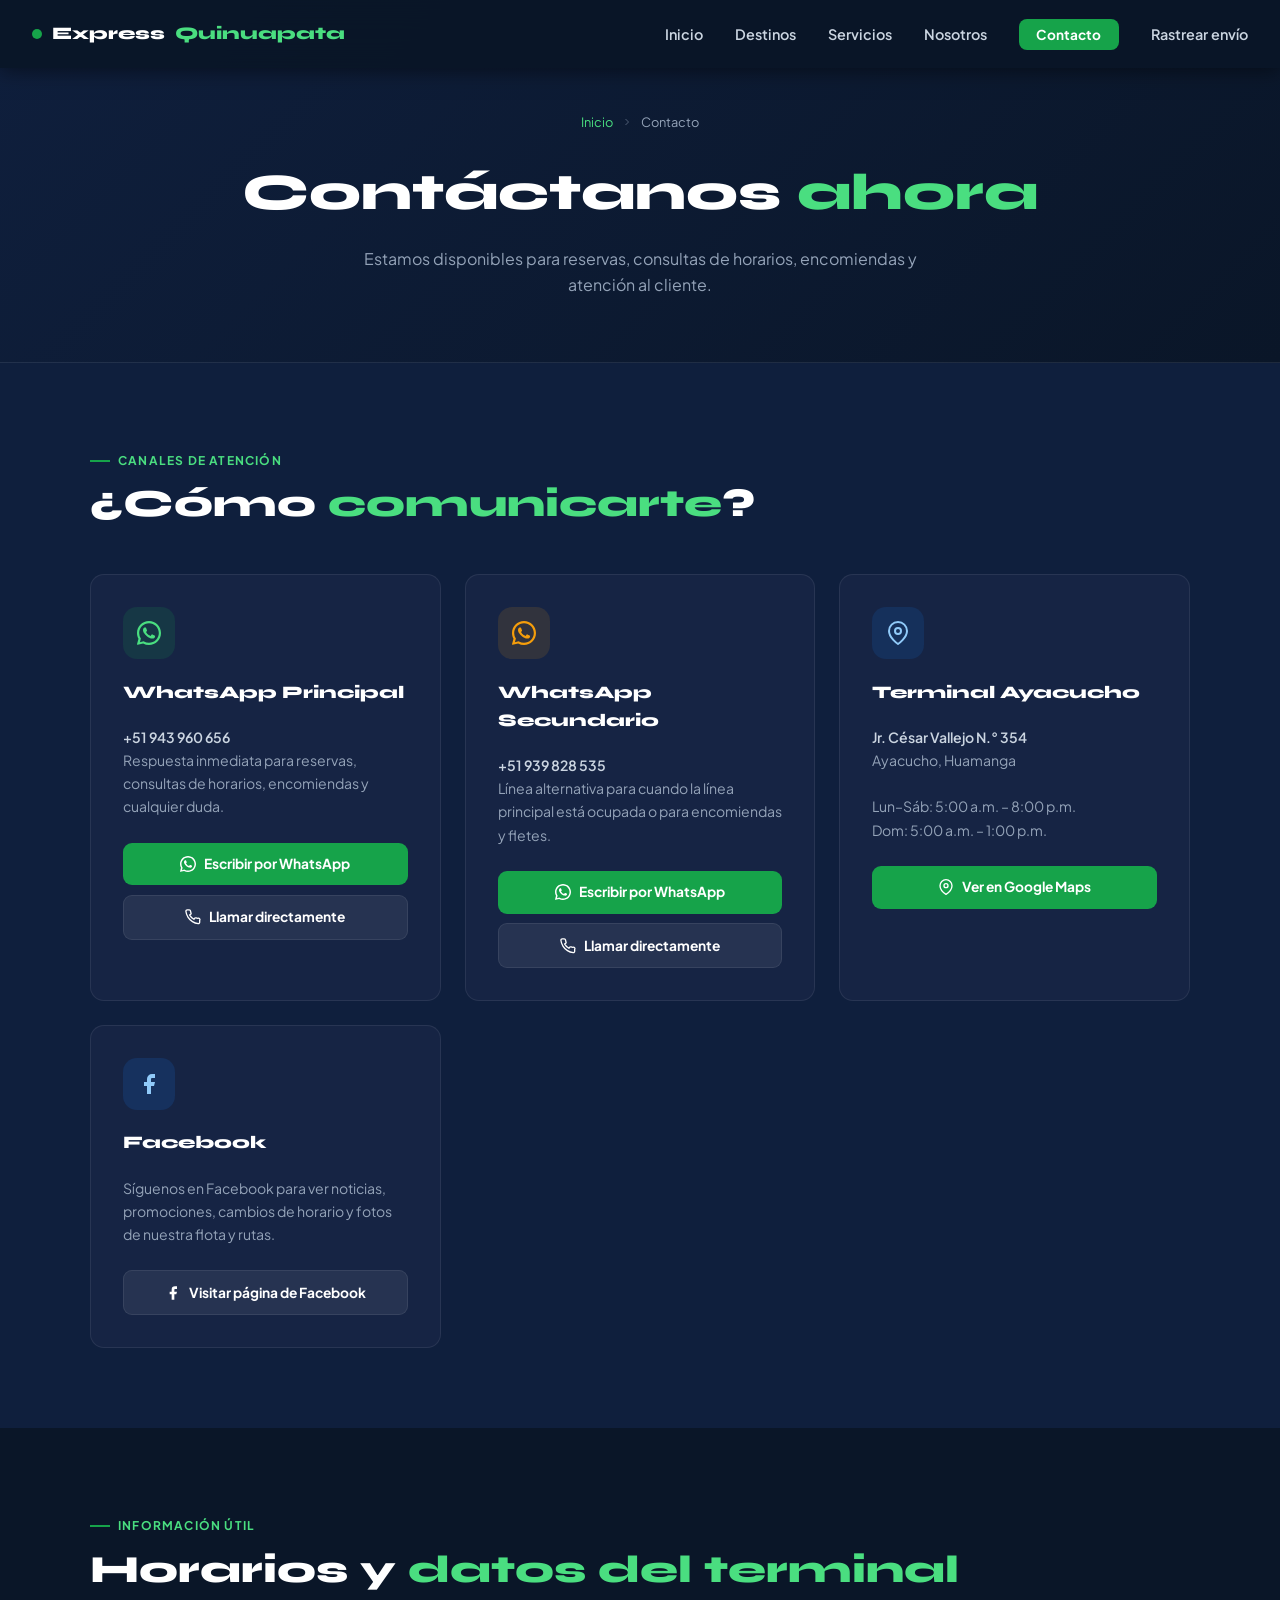
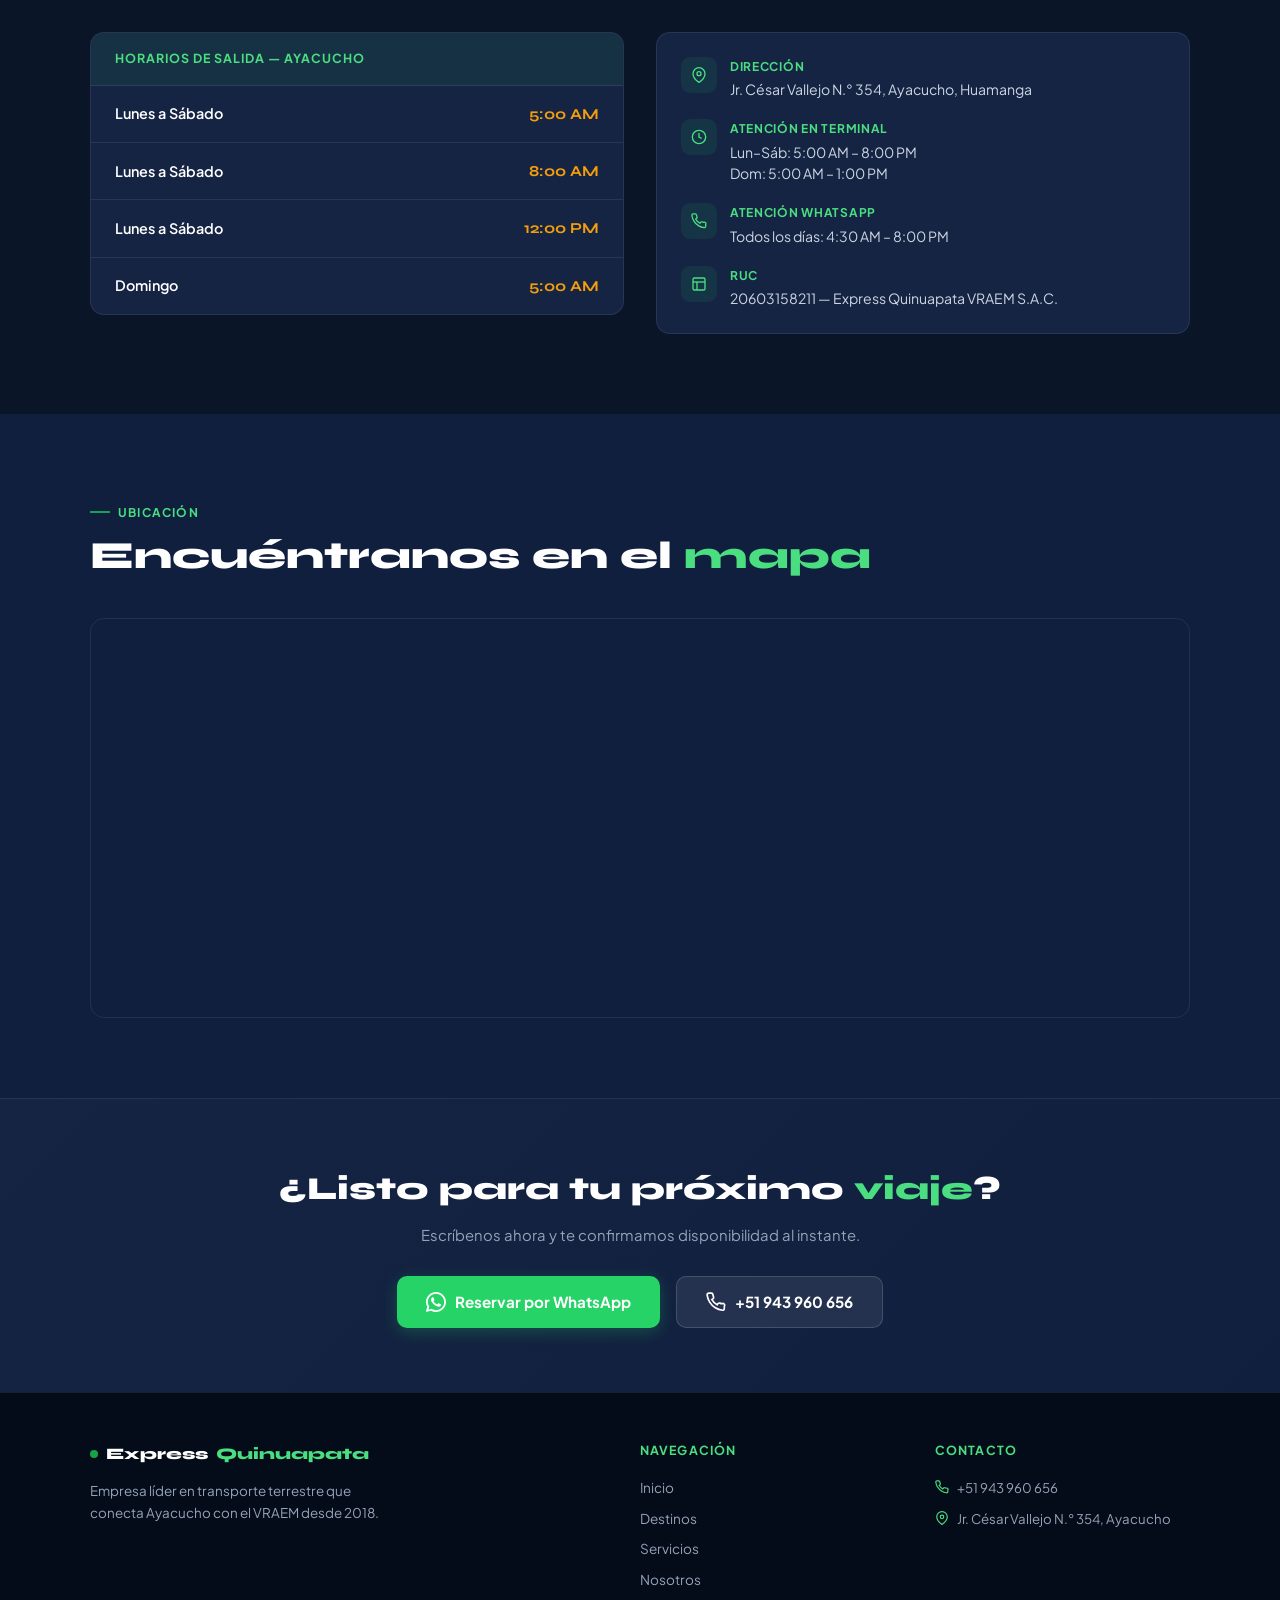
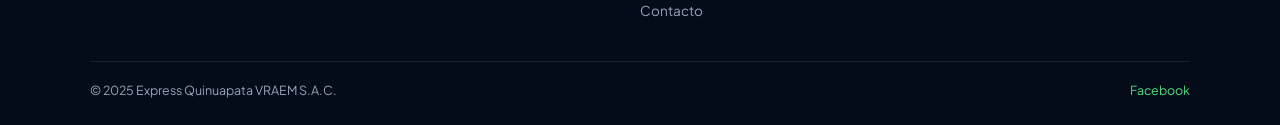
<file: pages/contacto.html>
<!DOCTYPE html>
<html lang="es">
<head>
  <meta charset="UTF-8"/>
  <meta name="viewport" content="width=device-width,initial-scale=1"/>
  <meta name="description" content="Contacta a Express Quinuapata VRAEM — WhatsApp +51 943 960 656, terminal en Jr. César Vallejo 354, Ayacucho."/>
  <title>Contacto — Express Quinuapata VRAEM</title>
  <link rel="icon" href="../favicon.ico" sizes="any"/>
  <link rel="icon" type="image/png" sizes="48x48" href="../favicon-48.png"/>
  <link rel="apple-touch-icon" href="../favicon-512.png"/>
  <link rel="preconnect" href="https://fonts.googleapis.com"/>
  <link rel="preconnect" href="https://fonts.gstatic.com" crossorigin/>
  <link href="https://fonts.googleapis.com/css2?family=Plus+Jakarta+Sans:wght@400;500;600;700;800&family=Syne:wght@700;800&display=swap" rel="stylesheet"/>
  <style>
    *,*::before,*::after{box-sizing:border-box;margin:0;padding:0}
    html{scroll-behavior:smooth}
    body{font-family:'Plus Jakarta Sans',sans-serif;background:#0A1628;color:#e2e8f0;line-height:1.6;overflow-x:hidden}
    img{max-width:100%;display:block}
    a{text-decoration:none;color:inherit}
    ul{list-style:none}
    button{cursor:pointer;border:none;background:none;font-family:inherit}
    :root{
      --navy:#0A1628;--navy-2:#0f1f3d;--navy-3:#162444;
      --green:#16a34a;--green-l:#4ade80;
      --amber:#F59E0B;--blue:#1565C0;--blue-l:#2979ff;
      --white:#ffffff;--gray:#94a3b8;--gray-l:#cbd5e1;
      --border:rgba(255,255,255,.08);--radius:14px;
    }
    ::-webkit-scrollbar{width:6px}::-webkit-scrollbar-track{background:var(--navy-2)}::-webkit-scrollbar-thumb{background:var(--green);border-radius:3px}

    .navbar{position:fixed;top:0;left:0;right:0;z-index:1000;display:flex;align-items:center;justify-content:space-between;padding:0 2rem;height:68px;background:rgba(10,22,40,.97);backdrop-filter:blur(16px);box-shadow:0 2px 20px rgba(0,0,0,.5)}
    .navbar__brand{display:flex;align-items:center;gap:10px;font-family:'Syne',sans-serif;font-weight:800;font-size:1.1rem;color:var(--white)}
    .navbar__brand-dot{width:10px;height:10px;background:var(--green);border-radius:50%;flex-shrink:0}
    .navbar__brand span{color:var(--green-l)}
    .nav-desktop{display:flex;align-items:center;gap:2rem}
    .nav-link{font-size:.9rem;font-weight:600;color:var(--gray-l);transition:color .2s;position:relative;padding-bottom:2px}
    .nav-link::after{content:'';position:absolute;bottom:0;left:0;width:0;height:2px;background:var(--green);transition:width .25s}
    .nav-link:hover,.nav-link.activo{color:var(--white)}
    .nav-link:hover::after,.nav-link.activo::after{width:100%}
    .nav-cta{background:var(--green);color:var(--white)!important;padding:.45rem 1.1rem;border-radius:8px;font-size:.85rem;font-weight:700;transition:background .2s}
    .nav-cta::after{display:none}
    .nav-cta:hover{background:#15803d}
    .navbar__hamburger{display:none;flex-direction:column;justify-content:center;align-items:center;gap:5px;width:40px;height:40px;border-radius:8px;background:var(--border)}
    .navbar__hamburger span{display:block;width:22px;height:2px;background:var(--white);border-radius:2px;transition:transform .3s,opacity .3s}
    .navbar__hamburger.open span:nth-child(1){transform:translateY(7px) rotate(45deg)}
    .navbar__hamburger.open span:nth-child(2){opacity:0}
    .navbar__hamburger.open span:nth-child(3){transform:translateY(-7px) rotate(-45deg)}
    .nav-mobile{position:fixed;top:68px;left:0;right:0;bottom:0;background:rgba(10,22,40,.98);backdrop-filter:blur(20px);z-index:999;display:flex;flex-direction:column;align-items:center;justify-content:center;gap:2rem;transform:translateY(-110%);transition:transform .4s cubic-bezier(.4,0,.2,1);pointer-events:none}
    .nav-mobile.abierto{transform:translateY(0);pointer-events:auto}
    .nav-mobile .nav-link{font-size:1.4rem;font-weight:700;color:var(--gray-l)}
    .nav-mobile__cta{background:var(--green);color:var(--white);padding:.7rem 2rem;border-radius:10px;font-size:1rem;font-weight:700;margin-top:.5rem}
    @media(max-width:1000px){.nav-desktop{display:none}.navbar__hamburger{display:flex}}

    .reveal{opacity:0;transform:translateY(28px);transition:opacity .6s ease,transform .6s ease}
    .reveal.visible{opacity:1;transform:none}

    .page-header{padding:7rem 1.5rem 4rem;background:linear-gradient(135deg,var(--navy-2),var(--navy));border-bottom:1px solid var(--border);text-align:center}
    .breadcrumb{display:flex;align-items:center;justify-content:center;gap:.5rem;font-size:.8rem;color:var(--gray);margin-bottom:1.2rem}
    .breadcrumb a{color:var(--green-l);transition:color .2s}
    .breadcrumb a:hover{color:var(--white)}
    .breadcrumb svg{width:12px;height:12px;opacity:.5}
    .page-title{font-family:'Syne',sans-serif;font-size:clamp(2rem,5vw,3.2rem);font-weight:800;color:var(--white);margin-bottom:.8rem}
    .page-title span{color:var(--green-l)}
    .page-desc{font-size:1rem;color:var(--gray);max-width:560px;margin:0 auto}

    .container{max-width:1100px;margin:0 auto}
    section{padding:5rem 1.5rem}
    .sec-label{display:inline-flex;align-items:center;gap:.5rem;font-size:.75rem;font-weight:700;text-transform:uppercase;letter-spacing:.1em;color:var(--green-l);margin-bottom:.75rem}
    .sec-label::before{content:'';display:block;width:20px;height:2px;background:var(--green)}
    .sec-title{font-family:'Syne',sans-serif;font-size:clamp(1.7rem,3.5vw,2.4rem);font-weight:800;color:var(--white);line-height:1.15;margin-bottom:1rem}
    .sec-title span{color:var(--green-l)}

    /* CONTACT CARDS */
    .contacto-section{background:var(--navy-2)}
    .contacto-grid{display:grid;grid-template-columns:repeat(auto-fit,minmax(280px,1fr));gap:1.5rem;margin-top:3rem}
    .c-card{background:var(--navy-3);border:1px solid var(--border);border-radius:var(--radius);padding:2rem;display:flex;flex-direction:column;gap:1.2rem;transition:border-color .25s,transform .25s}
    .c-card:hover{border-color:rgba(22,163,74,.3);transform:translateY(-4px)}
    .c-card__icon{width:52px;height:52px;border-radius:14px;display:flex;align-items:center;justify-content:center;flex-shrink:0}
    .icon-green{background:rgba(22,163,74,.15);color:var(--green-l)}
    .icon-amber{background:rgba(245,158,11,.12);color:var(--amber)}
    .icon-blue{background:rgba(21,101,192,.18);color:#90caf9}
    .icon-fb{background:rgba(24,119,242,.15);color:#90caf9}
    .c-card__icon svg{width:24px;height:24px}
    .c-card__title{font-family:'Syne',sans-serif;font-weight:800;font-size:1.1rem;color:var(--white)}
    .c-card__body{font-size:.88rem;color:var(--gray);line-height:1.65}
    .c-card__body strong{color:var(--gray-l);font-weight:600}
    .c-card__actions{display:flex;flex-direction:column;gap:.6rem;margin-top:.3rem}
    .c-btn{display:flex;align-items:center;gap:.5rem;padding:.65rem 1rem;border-radius:9px;font-weight:700;font-size:.86rem;transition:all .2s;justify-content:center}
    .c-btn-primary{background:var(--green);color:var(--white)}
    .c-btn-primary:hover{background:#15803d}
    .c-btn-secondary{background:rgba(255,255,255,.07);color:var(--white);border:1px solid var(--border)}
    .c-btn-secondary:hover{background:rgba(255,255,255,.13)}
    .c-btn svg{width:16px;height:16px;flex-shrink:0}

    /* HORARIOS */
    .horarios-section{background:var(--navy)}
    .horarios-layout{display:grid;grid-template-columns:1fr 1fr;gap:2rem;margin-top:2.5rem;align-items:start}
    @media(max-width:768px){.horarios-layout{grid-template-columns:1fr}}
    .horarios-table{background:var(--navy-3);border:1px solid var(--border);border-radius:var(--radius);overflow:hidden}
    .horarios-table-header{background:rgba(22,163,74,.1);border-bottom:1px solid var(--border);padding:1rem 1.5rem;font-size:.78rem;font-weight:700;text-transform:uppercase;letter-spacing:.08em;color:var(--green-l)}
    .horarios-row{display:flex;justify-content:space-between;align-items:center;padding:1rem 1.5rem;border-bottom:1px solid var(--border)}
    .horarios-row:last-child{border-bottom:none}
    .h-dia{font-weight:600;font-size:.9rem;color:var(--white)}
    .h-hora{font-family:'Syne',sans-serif;font-weight:700;color:var(--amber);font-size:.95rem}
    .info-list{background:var(--navy-3);border:1px solid var(--border);border-radius:var(--radius);padding:1.5rem;display:flex;flex-direction:column;gap:1.2rem}
    .info-row{display:flex;gap:.8rem;align-items:flex-start}
    .info-icon{width:36px;height:36px;border-radius:9px;background:rgba(22,163,74,.12);color:var(--green-l);display:flex;align-items:center;justify-content:center;flex-shrink:0}
    .info-icon svg{width:16px;height:16px}
    .info-label{font-size:.75rem;font-weight:700;text-transform:uppercase;letter-spacing:.06em;color:var(--green-l);margin-bottom:.2rem}
    .info-value{font-size:.88rem;color:var(--gray-l);line-height:1.5}

    /* MAP */
    .map-section{background:var(--navy-2);padding-bottom:5rem}
    .map-wrap{border-radius:var(--radius);overflow:hidden;border:1px solid var(--border);height:400px;margin-top:2.5rem}
    .map-wrap iframe{width:100%;height:100%;border:0;filter:invert(90%) hue-rotate(175deg)}

    /* CTA */
    .cta-band{background:linear-gradient(135deg,var(--navy-3),var(--navy-2));border-top:1px solid var(--border);padding:4rem 1.5rem;text-align:center}
    .cta-band__title{font-family:'Syne',sans-serif;font-size:clamp(1.5rem,3.5vw,2rem);font-weight:800;color:var(--white);margin-bottom:.6rem}
    .cta-band__title span{color:var(--green-l)}
    .cta-band__sub{color:var(--gray);margin-bottom:1.8rem;font-size:.93rem}
    .cta-band__btns{display:flex;gap:1rem;justify-content:center;flex-wrap:wrap}
    .btn-wa{display:inline-flex;align-items:center;gap:.6rem;background:#25D366;color:var(--white);padding:.8rem 1.8rem;border-radius:10px;font-weight:700;font-size:.95rem;transition:background .2s,transform .15s;box-shadow:0 4px 16px rgba(37,211,102,.25)}
    .btn-wa:hover{background:#1ebe5d;transform:translateY(-2px)}
    .btn-tel{display:inline-flex;align-items:center;gap:.6rem;background:rgba(255,255,255,.08);color:var(--white);padding:.8rem 1.8rem;border-radius:10px;font-weight:700;font-size:.95rem;border:1px solid rgba(255,255,255,.15);transition:background .2s}
    .btn-tel:hover{background:rgba(255,255,255,.14)}
    .btn-wa svg,.btn-tel svg{width:20px;height:20px}

    footer{background:rgba(5,12,25,.95);padding:3rem 1.5rem 1.5rem;border-top:1px solid var(--border)}
    .footer-grid{display:grid;grid-template-columns:2fr 1fr 1fr;gap:2.5rem;margin-bottom:2.5rem}
    @media(max-width:768px){.footer-grid{grid-template-columns:1fr}}
    .footer-brand{display:flex;align-items:center;gap:8px;font-family:'Syne',sans-serif;font-weight:800;font-size:1rem;color:var(--white);margin-bottom:.8rem}
    .footer-brand-dot{width:8px;height:8px;background:var(--green);border-radius:50%}
    .footer-brand span{color:var(--green-l)}
    .footer-desc{font-size:.84rem;color:var(--gray);line-height:1.65;max-width:300px}
    .footer-col-title{font-size:.78rem;font-weight:700;text-transform:uppercase;letter-spacing:.09em;color:var(--green-l);margin-bottom:1rem}
    .footer-links{display:flex;flex-direction:column;gap:.55rem}
    .footer-links a{font-size:.85rem;color:var(--gray);transition:color .2s}
    .footer-links a:hover{color:var(--white)}
    .footer-contact-list{display:flex;flex-direction:column;gap:.6rem}
    .footer-contact-item{display:flex;align-items:flex-start;gap:.5rem;font-size:.83rem;color:var(--gray)}
    .footer-contact-item svg{width:14px;height:14px;flex-shrink:0;margin-top:3px;color:var(--green-l)}
    .footer-bottom{border-top:1px solid var(--border);padding-top:1.2rem;display:flex;justify-content:space-between;align-items:center;flex-wrap:wrap;gap:.5rem;font-size:.78rem;color:var(--gray)}
    .footer-bottom a{color:var(--green-l)}
    #btn-arriba{display:none;position:fixed;bottom:1.5rem;right:1.5rem;z-index:900;width:44px;height:44px;background:var(--green);color:var(--white);border-radius:10px;align-items:center;justify-content:center;box-shadow:0 4px 14px rgba(22,163,74,.4);transition:background .2s,transform .2s}
    #btn-arriba:hover{background:#15803d;transform:translateY(-3px)}
    #btn-arriba svg{width:20px;height:20px}
    @media(max-width:600px){section{padding:3.5rem 1.2rem}}
  </style>
</head>
<body>

<nav class="navbar navbar-s" role="navigation">
  <a href="../index.html" class="navbar__brand">
    <div class="navbar__brand-dot"></div>
    Express <span>Quinuapata</span>
  </a>
  <ul class="nav-desktop">
    <li><a href="../index.html#inicio" class="nav-link">Inicio</a></li>
    <li><a href="destinos.html"        class="nav-link">Destinos</a></li>
    <li><a href="servicios.html"       class="nav-link">Servicios</a></li>
    <li><a href="nosotros.html"        class="nav-link">Nosotros</a></li>
    <li><a href="contacto.html"        class="nav-link nav-cta activo" data-section="contacto">Contacto</a></li>
    <li><a href="https://sistema.expressquinuapata.com/tracking" class="nav-link">Rastrear envío</a></li>
  </ul>
  <button class="navbar__hamburger" aria-label="Abrir menú" aria-expanded="false">
    <span></span><span></span><span></span>
  </button>
</nav>
<div class="nav-mobile">
  <a href="../index.html" class="nav-link">Inicio</a>
  <a href="destinos.html" class="nav-link">Destinos</a>
  <a href="servicios.html" class="nav-link">Servicios</a>
  <a href="nosotros.html" class="nav-link">Nosotros</a>
  <a href="https://sistema.expressquinuapata.com/tracking" class="nav-link">Rastrear envío</a>
  <a href="contacto.html" class="nav-mobile__cta">Contacto</a>
</div>

<div class="page-wrapper">

  <div class="page-header">
    <div class="breadcrumb">
      <a href="../index.html">Inicio</a>
      <svg viewBox="0 0 24 24" fill="none" stroke="currentColor" stroke-width="2"><polyline points="9 18 15 12 9 6"/></svg>
      <span>Contacto</span>
    </div>
    <h1 class="page-title">Contáctanos <span>ahora</span></h1>
    <p class="page-desc">Estamos disponibles para reservas, consultas de horarios, encomiendas y atención al cliente.</p>
  </div>

  <!-- CONTACT CARDS -->
  <section class="contacto-section">
    <div class="container">
      <div class="sec-label">Canales de atención</div>
      <h2 class="sec-title">¿Cómo <span>comunicarte</span>?</h2>

      <div class="contacto-grid">

        <!-- WhatsApp 1 -->
        <div class="c-card reveal">
          <div class="c-card__icon icon-green">
            <svg viewBox="0 0 24 24" fill="currentColor"><path d="M17.472 14.382c-.297-.149-1.758-.867-2.03-.967-.273-.099-.471-.148-.67.15-.197.297-.767.966-.94 1.164-.173.199-.347.223-.644.075-.297-.15-1.255-.463-2.39-1.475-.883-.788-1.48-1.761-1.653-2.059-.173-.297-.018-.458.13-.606.134-.133.298-.347.446-.52.149-.174.198-.298.298-.497.099-.198.05-.371-.025-.52-.075-.149-.669-1.612-.916-2.207-.242-.579-.487-.5-.669-.51-.173-.008-.371-.01-.57-.01-.198 0-.52.074-.792.372-.272.297-1.04 1.016-1.04 2.479 0 1.462 1.065 2.875 1.213 3.074.149.198 2.096 3.2 5.077 4.487.709.306 1.262.489 1.694.625.712.227 1.36.195 1.871.118.571-.085 1.758-.719 2.006-1.413.248-.694.248-1.289.173-1.413-.074-.124-.272-.198-.57-.347z"/><path d="M12 0C5.373 0 0 5.373 0 12c0 2.096.541 4.063 1.486 5.775L.055 23.08c-.116.434.29.84.724.724l5.332-1.425A11.934 11.934 0 0012 24c6.627 0 12-5.373 12-12S18.627 0 12 0zm0 21.818a9.786 9.786 0 01-5.003-1.373l-.358-.214-3.724.996 1.003-3.653-.234-.374A9.783 9.783 0 012.182 12C2.182 6.57 6.57 2.182 12 2.182S21.818 6.57 21.818 12 17.43 21.818 12 21.818z"/></svg>
          </div>
          <div class="c-card__title">WhatsApp Principal</div>
          <div class="c-card__body">
            <strong>+51 943 960 656</strong><br>
            Respuesta inmediata para reservas, consultas de horarios, encomiendas y cualquier duda.
          </div>
          <div class="c-card__actions">
            <a href="https://wa.me/51943960656?text=Hola,%20quiero%20reservar%20un%20pasaje" target="_blank" rel="noopener" class="c-btn c-btn-primary">
              <svg viewBox="0 0 24 24" fill="currentColor"><path d="M17.472 14.382c-.297-.149-1.758-.867-2.03-.967-.273-.099-.471-.148-.67.15-.197.297-.767.966-.94 1.164-.173.199-.347.223-.644.075-.297-.15-1.255-.463-2.39-1.475-.883-.788-1.48-1.761-1.653-2.059-.173-.297-.018-.458.13-.606.134-.133.298-.347.446-.52.149-.174.198-.298.298-.497.099-.198.05-.371-.025-.52-.075-.149-.669-1.612-.916-2.207-.242-.579-.487-.5-.669-.51-.173-.008-.371-.01-.57-.01-.198 0-.52.074-.792.372-.272.297-1.04 1.016-1.04 2.479 0 1.462 1.065 2.875 1.213 3.074.149.198 2.096 3.2 5.077 4.487.709.306 1.262.489 1.694.625.712.227 1.36.195 1.871.118.571-.085 1.758-.719 2.006-1.413.248-.694.248-1.289.173-1.413-.074-.124-.272-.198-.57-.347z"/><path d="M12 0C5.373 0 0 5.373 0 12c0 2.096.541 4.063 1.486 5.775L.055 23.08c-.116.434.29.84.724.724l5.332-1.425A11.934 11.934 0 0012 24c6.627 0 12-5.373 12-12S18.627 0 12 0zm0 21.818a9.786 9.786 0 01-5.003-1.373l-.358-.214-3.724.996 1.003-3.653-.234-.374A9.783 9.783 0 012.182 12C2.182 6.57 6.57 2.182 12 2.182S21.818 6.57 21.818 12 17.43 21.818 12 21.818z"/></svg>
              Escribir por WhatsApp
            </a>
            <a href="tel:+51943960656" class="c-btn c-btn-secondary">
              <svg viewBox="0 0 24 24" fill="none" stroke="currentColor" stroke-width="2"><path d="M22 16.92v3a2 2 0 01-2.18 2 19.79 19.79 0 01-8.63-3.07A19.5 19.5 0 014.41 12.1a19.79 19.79 0 01-3.07-8.67A2 2 0 013.32 1.4h3a2 2 0 012 1.72 12.84 12.84 0 00.7 2.81 2 2 0 01-.45 2.11L7.09 9.09a16 16 0 006.29 6.29l1.05-1.56a2 2 0 012.11-.45c.9.36 1.84.61 2.81.7A2 2 0 0122 16.92z"/></svg>
              Llamar directamente
            </a>
          </div>
        </div>

        <!-- WhatsApp 2 -->
        <div class="c-card reveal">
          <div class="c-card__icon icon-amber">
            <svg viewBox="0 0 24 24" fill="currentColor"><path d="M17.472 14.382c-.297-.149-1.758-.867-2.03-.967-.273-.099-.471-.148-.67.15-.197.297-.767.966-.94 1.164-.173.199-.347.223-.644.075-.297-.15-1.255-.463-2.39-1.475-.883-.788-1.48-1.761-1.653-2.059-.173-.297-.018-.458.13-.606.134-.133.298-.347.446-.52.149-.174.198-.298.298-.497.099-.198.05-.371-.025-.52-.075-.149-.669-1.612-.916-2.207-.242-.579-.487-.5-.669-.51-.173-.008-.371-.01-.57-.01-.198 0-.52.074-.792.372-.272.297-1.04 1.016-1.04 2.479 0 1.462 1.065 2.875 1.213 3.074.149.198 2.096 3.2 5.077 4.487.709.306 1.262.489 1.694.625.712.227 1.36.195 1.871.118.571-.085 1.758-.719 2.006-1.413.248-.694.248-1.289.173-1.413-.074-.124-.272-.198-.57-.347z"/><path d="M12 0C5.373 0 0 5.373 0 12c0 2.096.541 4.063 1.486 5.775L.055 23.08c-.116.434.29.84.724.724l5.332-1.425A11.934 11.934 0 0012 24c6.627 0 12-5.373 12-12S18.627 0 12 0zm0 21.818a9.786 9.786 0 01-5.003-1.373l-.358-.214-3.724.996 1.003-3.653-.234-.374A9.783 9.783 0 012.182 12C2.182 6.57 6.57 2.182 12 2.182S21.818 6.57 21.818 12 17.43 21.818 12 21.818z"/></svg>
          </div>
          <div class="c-card__title">WhatsApp Secundario</div>
          <div class="c-card__body">
            <strong>+51 939 828 535</strong><br>
            Línea alternativa para cuando la línea principal está ocupada o para encomiendas y fletes.
          </div>
          <div class="c-card__actions">
            <a href="https://wa.me/51939828535?text=Hola,%20quiero%20hacer%20una%20consulta" target="_blank" rel="noopener" class="c-btn c-btn-primary">
              <svg viewBox="0 0 24 24" fill="currentColor"><path d="M17.472 14.382c-.297-.149-1.758-.867-2.03-.967-.273-.099-.471-.148-.67.15-.197.297-.767.966-.94 1.164-.173.199-.347.223-.644.075-.297-.15-1.255-.463-2.39-1.475-.883-.788-1.48-1.761-1.653-2.059-.173-.297-.018-.458.13-.606.134-.133.298-.347.446-.52.149-.174.198-.298.298-.497.099-.198.05-.371-.025-.52-.075-.149-.669-1.612-.916-2.207-.242-.579-.487-.5-.669-.51-.173-.008-.371-.01-.57-.01-.198 0-.52.074-.792.372-.272.297-1.04 1.016-1.04 2.479 0 1.462 1.065 2.875 1.213 3.074.149.198 2.096 3.2 5.077 4.487.709.306 1.262.489 1.694.625.712.227 1.36.195 1.871.118.571-.085 1.758-.719 2.006-1.413.248-.694.248-1.289.173-1.413-.074-.124-.272-.198-.57-.347z"/><path d="M12 0C5.373 0 0 5.373 0 12c0 2.096.541 4.063 1.486 5.775L.055 23.08c-.116.434.29.84.724.724l5.332-1.425A11.934 11.934 0 0012 24c6.627 0 12-5.373 12-12S18.627 0 12 0zm0 21.818a9.786 9.786 0 01-5.003-1.373l-.358-.214-3.724.996 1.003-3.653-.234-.374A9.783 9.783 0 012.182 12C2.182 6.57 6.57 2.182 12 2.182S21.818 6.57 21.818 12 17.43 21.818 12 21.818z"/></svg>
              Escribir por WhatsApp
            </a>
            <a href="tel:+51939828535" class="c-btn c-btn-secondary">
              <svg viewBox="0 0 24 24" fill="none" stroke="currentColor" stroke-width="2"><path d="M22 16.92v3a2 2 0 01-2.18 2 19.79 19.79 0 01-8.63-3.07A19.5 19.5 0 014.41 12.1a19.79 19.79 0 01-3.07-8.67A2 2 0 013.32 1.4h3a2 2 0 012 1.72 12.84 12.84 0 00.7 2.81 2 2 0 01-.45 2.11L7.09 9.09a16 16 0 006.29 6.29l1.05-1.56a2 2 0 012.11-.45c.9.36 1.84.61 2.81.7A2 2 0 0122 16.92z"/></svg>
              Llamar directamente
            </a>
          </div>
        </div>

        <!-- Terminal -->
        <div class="c-card reveal">
          <div class="c-card__icon icon-blue">
            <svg viewBox="0 0 24 24" fill="none" stroke="currentColor" stroke-width="2"><path d="M21 10c0 7-9 13-9 13s-9-6-9-13a9 9 0 0118 0z"/><circle cx="12" cy="10" r="3"/></svg>
          </div>
          <div class="c-card__title">Terminal Ayacucho</div>
          <div class="c-card__body">
            <strong>Jr. César Vallejo N.° 354</strong><br>
            Ayacucho, Huamanga<br><br>
            Lun–Sáb: 5:00 a.m. – 8:00 p.m.<br>
            Dom: 5:00 a.m. – 1:00 p.m.
          </div>
          <div class="c-card__actions">
            <a href="https://maps.google.com/?q=Jr.+César+Vallejo+354+Ayacucho" target="_blank" rel="noopener" class="c-btn c-btn-primary">
              <svg viewBox="0 0 24 24" fill="none" stroke="currentColor" stroke-width="2"><path d="M21 10c0 7-9 13-9 13s-9-6-9-13a9 9 0 0118 0z"/><circle cx="12" cy="10" r="3"/></svg>
              Ver en Google Maps
            </a>
          </div>
        </div>

        <!-- Facebook -->
        <div class="c-card reveal">
          <div class="c-card__icon icon-fb">
            <svg viewBox="0 0 24 24" fill="currentColor"><path d="M18 2h-3a5 5 0 00-5 5v3H7v4h3v8h4v-8h3l1-4h-4V7a1 1 0 011-1h3z"/></svg>
          </div>
          <div class="c-card__title">Facebook</div>
          <div class="c-card__body">
            Síguenos en Facebook para ver noticias, promociones, cambios de horario y fotos de nuestra flota y rutas.
          </div>
          <div class="c-card__actions">
            <a href="https://www.facebook.com/ExpressQuinuapataVRAEMSAC" target="_blank" rel="noopener" class="c-btn c-btn-secondary">
              <svg viewBox="0 0 24 24" fill="currentColor"><path d="M18 2h-3a5 5 0 00-5 5v3H7v4h3v8h4v-8h3l1-4h-4V7a1 1 0 011-1h3z"/></svg>
              Visitar página de Facebook
            </a>
          </div>
        </div>

      </div>
    </div>
  </section>

  <!-- HORARIOS -->
  <section class="horarios-section">
    <div class="container">
      <div class="sec-label">Información útil</div>
      <h2 class="sec-title">Horarios y <span>datos del terminal</span></h2>
      <div class="horarios-layout">
        <div class="reveal">
          <div class="horarios-table">
            <div class="horarios-table-header">Horarios de salida — Ayacucho</div>
            <div class="horarios-row">
              <span class="h-dia">Lunes a Sábado</span>
              <span class="h-hora">5:00 AM</span>
            </div>
            <div class="horarios-row">
              <span class="h-dia">Lunes a Sábado</span>
              <span class="h-hora">8:00 AM</span>
            </div>
            <div class="horarios-row">
              <span class="h-dia">Lunes a Sábado</span>
              <span class="h-hora">12:00 PM</span>
            </div>
            <div class="horarios-row">
              <span class="h-dia">Domingo</span>
              <span class="h-hora">5:00 AM</span>
            </div>
          </div>
        </div>
        <div class="reveal">
          <div class="info-list">
            <div class="info-row">
              <div class="info-icon">
                <svg viewBox="0 0 24 24" fill="none" stroke="currentColor" stroke-width="2"><path d="M21 10c0 7-9 13-9 13s-9-6-9-13a9 9 0 0118 0z"/><circle cx="12" cy="10" r="3"/></svg>
              </div>
              <div>
                <div class="info-label">Dirección</div>
                <div class="info-value">Jr. César Vallejo N.° 354, Ayacucho, Huamanga</div>
              </div>
            </div>
            <div class="info-row">
              <div class="info-icon">
                <svg viewBox="0 0 24 24" fill="none" stroke="currentColor" stroke-width="2"><circle cx="12" cy="12" r="10"/><polyline points="12 6 12 12 16 14"/></svg>
              </div>
              <div>
                <div class="info-label">Atención en terminal</div>
                <div class="info-value">Lun–Sáb: 5:00 AM – 8:00 PM<br>Dom: 5:00 AM – 1:00 PM</div>
              </div>
            </div>
            <div class="info-row">
              <div class="info-icon">
                <svg viewBox="0 0 24 24" fill="none" stroke="currentColor" stroke-width="2"><path d="M22 16.92v3a2 2 0 01-2.18 2 19.79 19.79 0 01-8.63-3.07A19.5 19.5 0 014.41 12.1a19.79 19.79 0 01-3.07-8.67A2 2 0 013.32 1.4h3a2 2 0 012 1.72 12.84 12.84 0 00.7 2.81 2 2 0 01-.45 2.11L7.09 9.09a16 16 0 006.29 6.29l1.05-1.56a2 2 0 012.11-.45c.9.36 1.84.61 2.81.7A2 2 0 0122 16.92z"/></svg>
              </div>
              <div>
                <div class="info-label">Atención WhatsApp</div>
                <div class="info-value">Todos los días: 4:30 AM – 8:00 PM</div>
              </div>
            </div>
            <div class="info-row">
              <div class="info-icon">
                <svg viewBox="0 0 24 24" fill="none" stroke="currentColor" stroke-width="2"><rect x="3" y="3" width="18" height="18" rx="2"/><line x1="3" y1="9" x2="21" y2="9"/><line x1="9" y1="21" x2="9" y2="9"/></svg>
              </div>
              <div>
                <div class="info-label">RUC</div>
                <div class="info-value">20603158211 — Express Quinuapata VRAEM S.A.C.</div>
              </div>
            </div>
          </div>
        </div>
      </div>
    </div>
  </section>

  <!-- MAPA -->
  <section class="map-section">
    <div class="container">
      <div class="sec-label">Ubicación</div>
      <h2 class="sec-title">Encuéntranos en el <span>mapa</span></h2>
      <div class="map-wrap reveal">
        <iframe
          src="https://www.google.com/maps/embed?pb=!1m18!1m12!1m3!1d3850.123456789!2d-74.2236!3d-13.1588!2m3!1f0!2f0!3f0!3m2!1i1024!2i768!4f13.1!3m3!1m2!1s0x0%3A0x0!2sJr.%20C%C3%A9sar%20Vallejo%20354%2C%20Ayacucho!5e0!3m2!1ses!2spe!4v1234567890"
          allowfullscreen="" loading="lazy" referrerpolicy="no-referrer-when-downgrade"
          title="Terminal Express Quinuapata — Jr. César Vallejo 354, Ayacucho"></iframe>
      </div>
    </div>
  </section>

  <!-- CTA -->
  <div class="cta-band">
    <div class="container">
      <h2 class="cta-band__title">¿Listo para tu próximo <span>viaje</span>?</h2>
      <p class="cta-band__sub">Escríbenos ahora y te confirmamos disponibilidad al instante.</p>
      <div class="cta-band__btns">
        <a href="https://wa.me/51943960656?text=Hola,%20quiero%20reservar%20un%20pasaje" target="_blank" rel="noopener" class="btn-wa">
          <svg viewBox="0 0 24 24" fill="currentColor"><path d="M17.472 14.382c-.297-.149-1.758-.867-2.03-.967-.273-.099-.471-.148-.67.15-.197.297-.767.966-.94 1.164-.173.199-.347.223-.644.075-.297-.15-1.255-.463-2.39-1.475-.883-.788-1.48-1.761-1.653-2.059-.173-.297-.018-.458.13-.606.134-.133.298-.347.446-.52.149-.174.198-.298.298-.497.099-.198.05-.371-.025-.52-.075-.149-.669-1.612-.916-2.207-.242-.579-.487-.5-.669-.51-.173-.008-.371-.01-.57-.01-.198 0-.52.074-.792.372-.272.297-1.04 1.016-1.04 2.479 0 1.462 1.065 2.875 1.213 3.074.149.198 2.096 3.2 5.077 4.487.709.306 1.262.489 1.694.625.712.227 1.36.195 1.871.118.571-.085 1.758-.719 2.006-1.413.248-.694.248-1.289.173-1.413-.074-.124-.272-.198-.57-.347z"/><path d="M12 0C5.373 0 0 5.373 0 12c0 2.096.541 4.063 1.486 5.775L.055 23.08c-.116.434.29.84.724.724l5.332-1.425A11.934 11.934 0 0012 24c6.627 0 12-5.373 12-12S18.627 0 12 0zm0 21.818a9.786 9.786 0 01-5.003-1.373l-.358-.214-3.724.996 1.003-3.653-.234-.374A9.783 9.783 0 012.182 12C2.182 6.57 6.57 2.182 12 2.182S21.818 6.57 21.818 12 17.43 21.818 12 21.818z"/></svg>
          Reservar por WhatsApp
        </a>
        <a href="tel:+51943960656" class="btn-tel">
          <svg viewBox="0 0 24 24" fill="none" stroke="currentColor" stroke-width="2"><path d="M22 16.92v3a2 2 0 01-2.18 2 19.79 19.79 0 01-8.63-3.07A19.5 19.5 0 014.41 12.1a19.79 19.79 0 01-3.07-8.67A2 2 0 013.32 1.4h3a2 2 0 012 1.72 12.84 12.84 0 00.7 2.81 2 2 0 01-.45 2.11L7.09 9.09a16 16 0 006.29 6.29l1.05-1.56a2 2 0 012.11-.45c.9.36 1.84.61 2.81.7A2 2 0 0122 16.92z"/></svg>
          +51 943 960 656
        </a>
      </div>
    </div>
  </div>

  <footer>
    <div class="container">
      <div class="footer-grid">
        <div>
          <div class="footer-brand"><div class="footer-brand-dot"></div>Express <span>Quinuapata</span></div>
          <p class="footer-desc">Empresa líder en transporte terrestre que conecta Ayacucho con el VRAEM desde 2018.</p>
        </div>
        <div>
          <div class="footer-col-title">Navegación</div>
          <div class="footer-links">
            <a href="../index.html">Inicio</a>
            <a href="destinos.html">Destinos</a>
            <a href="servicios.html">Servicios</a>
            <a href="nosotros.html">Nosotros</a>
            <a href="contacto.html">Contacto</a>
          </div>
        </div>
        <div>
          <div class="footer-col-title">Contacto</div>
          <div class="footer-contact-list">
            <div class="footer-contact-item">
              <svg viewBox="0 0 24 24" fill="none" stroke="currentColor" stroke-width="2"><path d="M22 16.92v3a2 2 0 01-2.18 2 19.79 19.79 0 01-8.63-3.07A19.5 19.5 0 014.41 12.1a19.79 19.79 0 01-3.07-8.67A2 2 0 013.32 1.4h3a2 2 0 012 1.72 12.84 12.84 0 00.7 2.81 2 2 0 01-.45 2.11L7.09 9.09a16 16 0 006.29 6.29l1.05-1.56a2 2 0 012.11-.45c.9.36 1.84.61 2.81.7A2 2 0 0122 16.92z"/></svg>
              +51 943 960 656
            </div>
            <div class="footer-contact-item">
              <svg viewBox="0 0 24 24" fill="none" stroke="currentColor" stroke-width="2"><path d="M21 10c0 7-9 13-9 13s-9-6-9-13a9 9 0 0118 0z"/><circle cx="12" cy="10" r="3"/></svg>
              Jr. César Vallejo N.° 354, Ayacucho
            </div>
          </div>
        </div>
      </div>
      <div class="footer-bottom">
        <span>© 2025 Express Quinuapata VRAEM S.A.C.</span>
        <a href="https://www.facebook.com/ExpressQuinuapataVRAEMSAC" target="_blank" rel="noopener">Facebook</a>
      </div>
    </div>
  </footer>
</div>

<button id="btn-arriba" aria-label="Volver arriba" onclick="window.scrollTo({top:0,behavior:'smooth'})">
  <svg viewBox="0 0 24 24" fill="none" stroke="currentColor" stroke-width="2.5"><polyline points="18 15 12 9 6 15"/></svg>
</button>

<script src="../assets/js/router.js"></script>
<script src="../assets/js/main.js"></script>
</body>
</html>
</file>
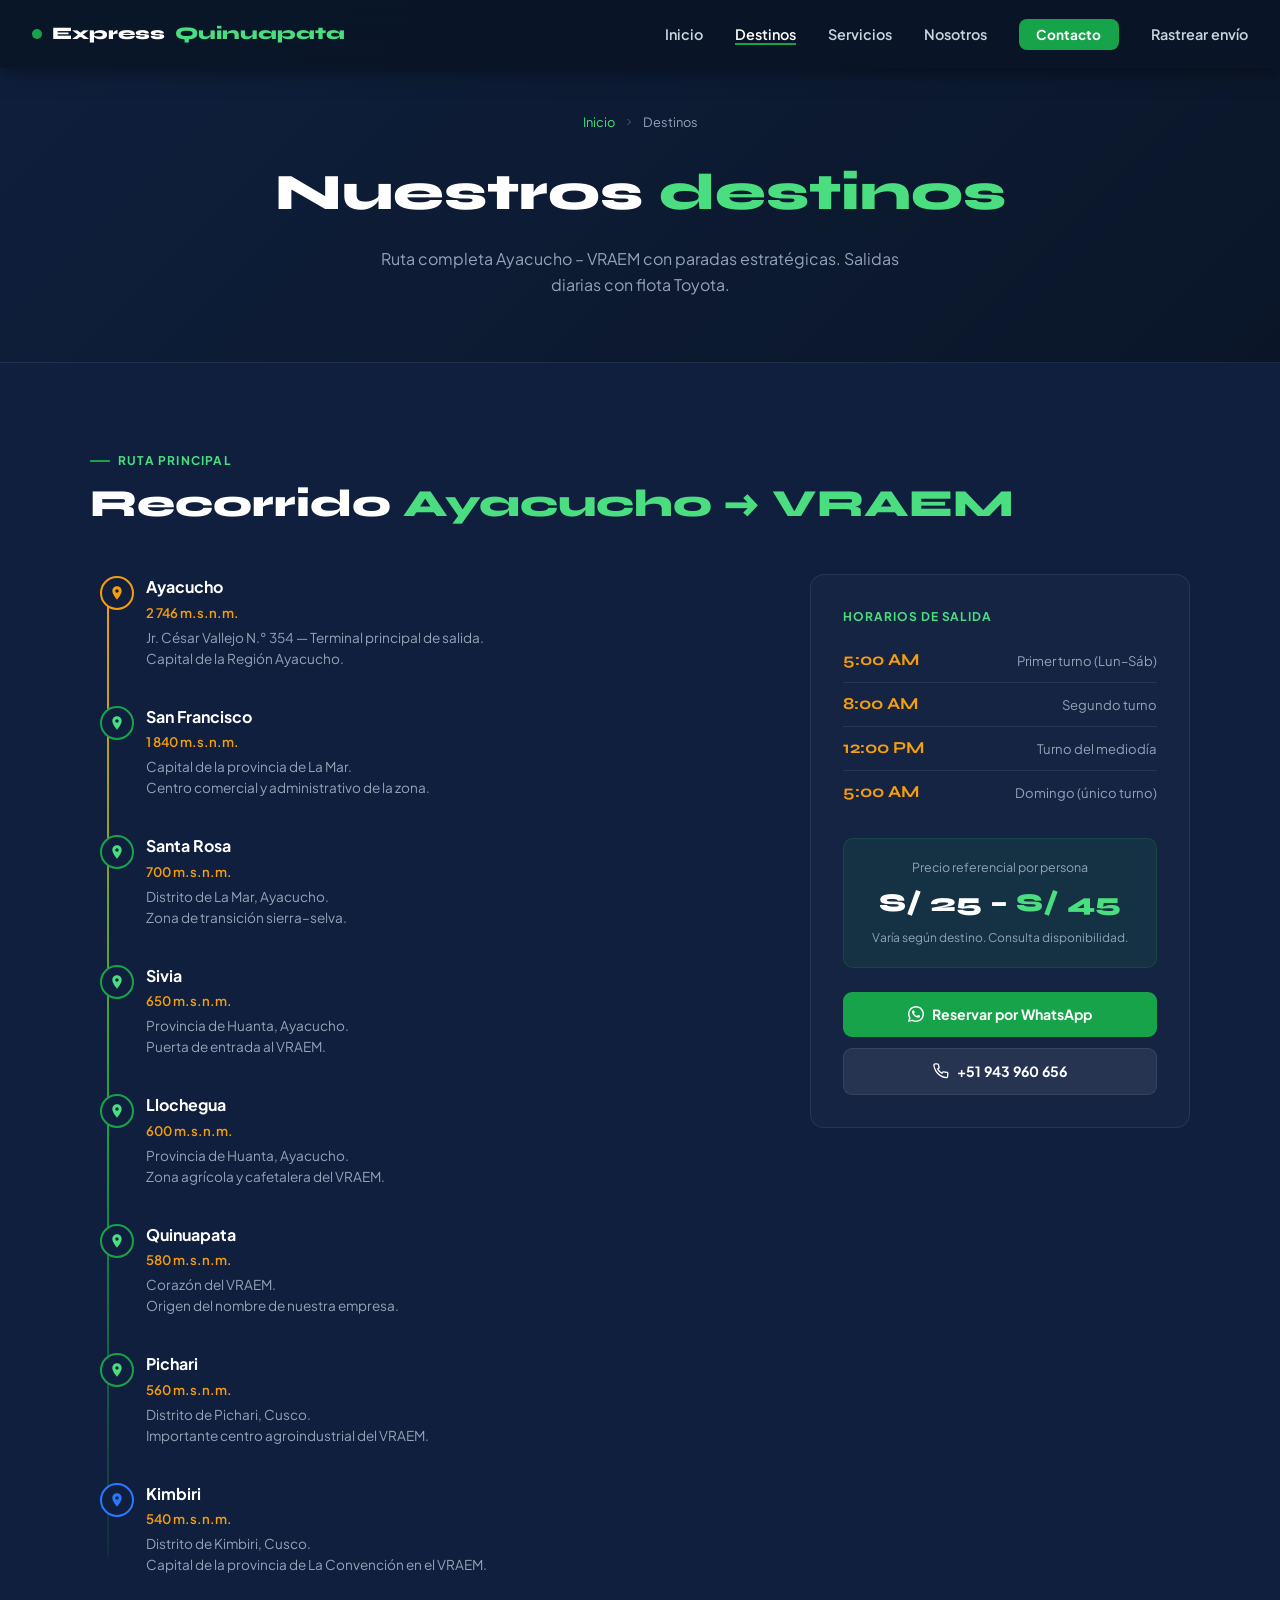
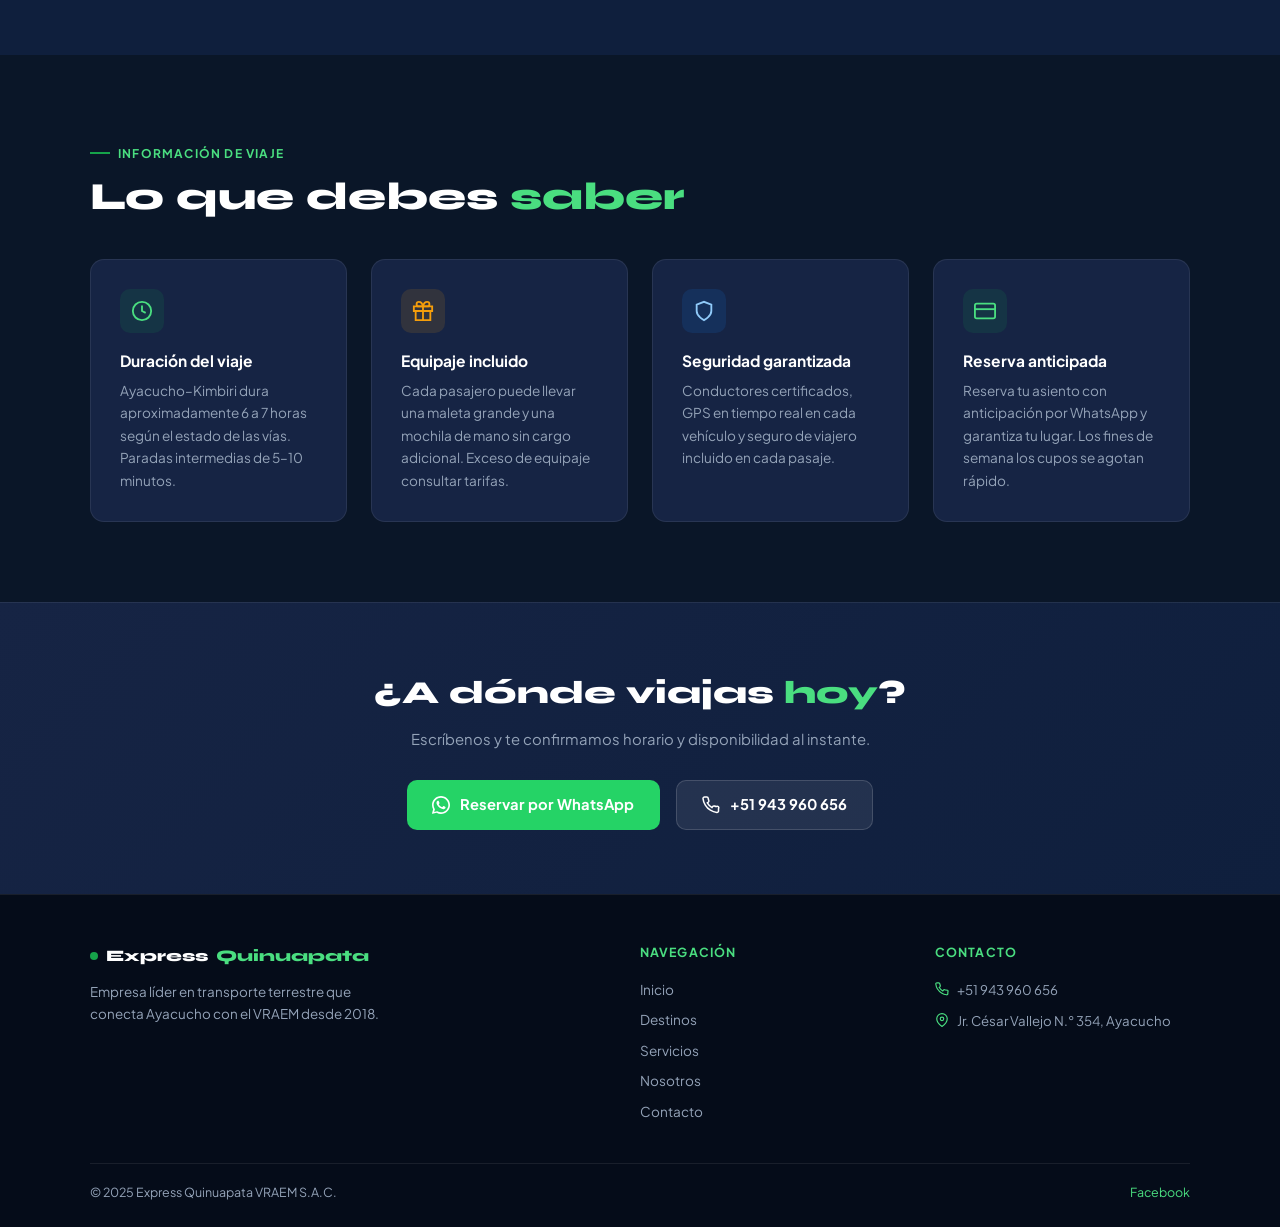
<file: pages/destinos.html>
<!DOCTYPE html>
<html lang="es">
<head>
  <meta charset="UTF-8"/>
  <meta name="viewport" content="width=device-width,initial-scale=1"/>
  <meta name="description" content="Destinos de Express Quinuapata VRAEM — Ruta Ayacucho al VRAEM con paradas en San Francisco, Sivia, Quinuapata, Pichari y Kimbiri."/>
  <title>Destinos — Express Quinuapata VRAEM</title>
  <link rel="icon" href="../favicon.ico" sizes="any"/>
  <link rel="icon" type="image/png" sizes="48x48" href="../favicon-48.png"/>
  <link rel="apple-touch-icon" href="../favicon-512.png"/>
  <link rel="preconnect" href="https://fonts.googleapis.com"/>
  <link rel="preconnect" href="https://fonts.gstatic.com" crossorigin/>
  <link href="https://fonts.googleapis.com/css2?family=Plus+Jakarta+Sans:wght@400;500;600;700;800&family=Syne:wght@700;800&display=swap" rel="stylesheet"/>
  <style>
    *,*::before,*::after{box-sizing:border-box;margin:0;padding:0}
    html{scroll-behavior:smooth}
    body{font-family:'Plus Jakarta Sans',sans-serif;background:#0A1628;color:#e2e8f0;line-height:1.6;overflow-x:hidden}
    img{max-width:100%;display:block}
    a{text-decoration:none;color:inherit}
    ul{list-style:none}
    button{cursor:pointer;border:none;background:none;font-family:inherit}
    :root{
      --navy:#0A1628;--navy-2:#0f1f3d;--navy-3:#162444;
      --green:#16a34a;--green-l:#4ade80;
      --amber:#F59E0B;--amber-d:#d97706;
      --blue:#1565C0;--blue-l:#2979ff;
      --white:#ffffff;--gray:#94a3b8;--gray-l:#cbd5e1;
      --border:rgba(255,255,255,.08);--radius:14px;
    }
    ::-webkit-scrollbar{width:6px}
    ::-webkit-scrollbar-track{background:var(--navy-2)}
    ::-webkit-scrollbar-thumb{background:var(--green);border-radius:3px}

    /* NAVBAR */
    .navbar{position:fixed;top:0;left:0;right:0;z-index:1000;display:flex;align-items:center;justify-content:space-between;padding:0 2rem;height:68px;background:rgba(10,22,40,.97);backdrop-filter:blur(16px);box-shadow:0 2px 20px rgba(0,0,0,.5)}
    .navbar__brand{display:flex;align-items:center;gap:10px;font-family:'Syne',sans-serif;font-weight:800;font-size:1.1rem;color:var(--white)}
    .navbar__brand-dot{width:10px;height:10px;background:var(--green);border-radius:50%;flex-shrink:0}
    .navbar__brand span{color:var(--green-l)}
    .nav-desktop{display:flex;align-items:center;gap:2rem}
    .nav-link{font-size:.9rem;font-weight:600;color:var(--gray-l);transition:color .2s;position:relative;padding-bottom:2px}
    .nav-link::after{content:'';position:absolute;bottom:0;left:0;width:0;height:2px;background:var(--green);transition:width .25s}
    .nav-link:hover,.nav-link.activo{color:var(--white)}
    .nav-link:hover::after,.nav-link.activo::after{width:100%}
    .nav-cta{background:var(--green);color:var(--white)!important;padding:.45rem 1.1rem;border-radius:8px;font-size:.85rem;font-weight:700;transition:background .2s}
    .nav-cta::after{display:none}
    .nav-cta:hover{background:#15803d}
    .navbar__hamburger{display:none;flex-direction:column;justify-content:center;align-items:center;gap:5px;width:40px;height:40px;border-radius:8px;background:var(--border)}
    .navbar__hamburger span{display:block;width:22px;height:2px;background:var(--white);border-radius:2px;transition:transform .3s,opacity .3s}
    .navbar__hamburger.open span:nth-child(1){transform:translateY(7px) rotate(45deg)}
    .navbar__hamburger.open span:nth-child(2){opacity:0}
    .navbar__hamburger.open span:nth-child(3){transform:translateY(-7px) rotate(-45deg)}
    .nav-mobile{position:fixed;top:68px;left:0;right:0;bottom:0;background:rgba(10,22,40,.98);backdrop-filter:blur(20px);z-index:999;display:flex;flex-direction:column;align-items:center;justify-content:center;gap:2rem;transform:translateY(-110%);transition:transform .4s cubic-bezier(.4,0,.2,1);pointer-events:none}
    .nav-mobile.abierto{transform:translateY(0);pointer-events:auto}
    .nav-mobile .nav-link{font-size:1.4rem;font-weight:700;color:var(--gray-l)}
    .nav-mobile__cta{background:var(--green);color:var(--white);padding:.7rem 2rem;border-radius:10px;font-size:1rem;font-weight:700;margin-top:.5rem}
    @media(max-width:1000px){.nav-desktop{display:none}.navbar__hamburger{display:flex}}

    /* REVEAL */
    .reveal{opacity:0;transform:translateY(28px);transition:opacity .6s ease,transform .6s ease}
    .reveal.visible{opacity:1;transform:none}

    /* PAGE HEADER */
    .page-header{padding:7rem 1.5rem 4rem;background:linear-gradient(135deg,var(--navy-2),var(--navy));border-bottom:1px solid var(--border);text-align:center}
    .breadcrumb{display:flex;align-items:center;justify-content:center;gap:.5rem;font-size:.8rem;color:var(--gray);margin-bottom:1.2rem}
    .breadcrumb a{color:var(--green-l);transition:color .2s}
    .breadcrumb a:hover{color:var(--white)}
    .breadcrumb svg{width:12px;height:12px;opacity:.5}
    .page-title{font-family:'Syne',sans-serif;font-size:clamp(2rem,5vw,3.2rem);font-weight:800;color:var(--white);margin-bottom:.8rem}
    .page-title span{color:var(--green-l)}
    .page-desc{font-size:1rem;color:var(--gray);max-width:560px;margin:0 auto}

    /* LAYOUT */
    .container{max-width:1100px;margin:0 auto}
    section{padding:5rem 1.5rem}
    .sec-label{display:inline-flex;align-items:center;gap:.5rem;font-size:.75rem;font-weight:700;text-transform:uppercase;letter-spacing:.1em;color:var(--green-l);margin-bottom:.75rem}
    .sec-label::before{content:'';display:block;width:20px;height:2px;background:var(--green)}
    .sec-title{font-family:'Syne',sans-serif;font-size:clamp(1.7rem,3.5vw,2.4rem);font-weight:800;color:var(--white);line-height:1.15;margin-bottom:1rem}
    .sec-title span{color:var(--green-l)}

    /* TIMELINE */
    .timeline-section{background:var(--navy-2)}
    .timeline-layout{display:grid;grid-template-columns:1fr 380px;gap:3rem;align-items:start;margin-top:3rem}
    @media(max-width:900px){.timeline-layout{grid-template-columns:1fr}}
    .v-timeline{position:relative;padding-left:56px}
    .v-timeline::before{content:'';position:absolute;left:17px;top:18px;bottom:18px;width:2px;background:linear-gradient(to bottom,var(--amber) 0%,var(--green) 55%,rgba(22,163,74,.1) 100%)}
    .v-stop{position:relative;padding-bottom:2.2rem}
    .v-stop:last-child{padding-bottom:0}
    .v-dot{position:absolute;left:-46px;top:2px;width:34px;height:34px;border-radius:50%;border:2px solid var(--green);background:var(--navy-2);display:flex;align-items:center;justify-content:center;color:var(--green-l)}
    .v-dot--origin{border-color:var(--amber);color:var(--amber)}
    .v-dot--final{border-color:var(--blue-l);color:var(--blue-l)}
    .v-dot svg{width:16px;height:16px}
    .v-stop-name{font-weight:700;font-size:1rem;color:var(--white)}
    .v-stop-alt{font-size:.82rem;color:var(--amber);font-weight:600;margin-top:.1rem}
    .v-stop-info{font-size:.85rem;color:var(--gray);margin-top:.25rem;line-height:1.55}
    .v-stop-tag{display:inline-block;font-size:.72rem;font-weight:700;padding:.15rem .5rem;border-radius:4px;margin-top:.4rem;text-transform:uppercase;letter-spacing:.05em}
    .tag-salida{background:rgba(245,158,11,.15);color:var(--amber)}
    .tag-parada{background:rgba(22,163,74,.12);color:var(--green-l)}
    .tag-destino{background:rgba(21,101,192,.18);color:#90caf9}

    /* SIDEBAR CARD */
    .ruta-card{background:var(--navy-3);border:1px solid var(--border);border-radius:var(--radius);padding:2rem;display:flex;flex-direction:column;gap:1.5rem;position:sticky;top:88px}
    .ruta-horario-title{font-size:.75rem;font-weight:700;text-transform:uppercase;letter-spacing:.08em;color:var(--green-l);margin-bottom:.8rem}
    .horario-row{display:flex;justify-content:space-between;align-items:center;padding:.5rem 0;border-bottom:1px solid var(--border)}
    .horario-row:last-child{border-bottom:none}
    .horario-hora{font-family:'Syne',sans-serif;font-weight:700;font-size:1.05rem;color:var(--amber)}
    .horario-tipo{font-size:.82rem;color:var(--gray)}
    .ruta-price{text-align:center;background:rgba(22,163,74,.1);border:1px solid rgba(22,163,74,.2);border-radius:10px;padding:1.2rem}
    .ruta-price-label{font-size:.78rem;color:var(--gray);margin-bottom:.3rem}
    .ruta-price-range{font-family:'Syne',sans-serif;font-size:1.6rem;font-weight:800;color:var(--white)}
    .ruta-price-range span{color:var(--green-l)}
    .ruta-price-note{font-size:.75rem;color:var(--gray);margin-top:.3rem}
    .ruta-cta{display:flex;flex-direction:column;gap:.7rem}
    .ruta-cta a{display:flex;align-items:center;justify-content:center;gap:.5rem;padding:.7rem 1rem;border-radius:9px;font-weight:700;font-size:.88rem;transition:all .2s}
    .ruta-cta-wa{background:var(--green);color:var(--white)}
    .ruta-cta-wa:hover{background:#15803d}
    .ruta-cta-tel{background:rgba(255,255,255,.07);color:var(--white);border:1px solid var(--border)}
    .ruta-cta-tel:hover{background:rgba(255,255,255,.13)}
    .ruta-cta svg{width:16px;height:16px;flex-shrink:0}

    /* INFO CARDS */
    .info-section{background:var(--navy)}
    .info-grid{display:grid;grid-template-columns:repeat(auto-fit,minmax(240px,1fr));gap:1.5rem;margin-top:2.5rem}
    .info-card{background:var(--navy-3);border:1px solid var(--border);border-radius:var(--radius);padding:1.8rem}
    .info-card__icon{width:44px;height:44px;border-radius:10px;background:rgba(22,163,74,.12);color:var(--green-l);display:flex;align-items:center;justify-content:center;margin-bottom:1rem}
    .info-card__icon svg{width:22px;height:22px}
    .info-card__title{font-weight:700;font-size:.97rem;color:var(--white);margin-bottom:.4rem}
    .info-card__text{font-size:.85rem;color:var(--gray);line-height:1.65}

    /* CTA BAND */
    .cta-band{background:linear-gradient(135deg,var(--navy-3),var(--navy-2));border-top:1px solid var(--border);padding:4rem 1.5rem;text-align:center}
    .cta-band__title{font-family:'Syne',sans-serif;font-size:clamp(1.5rem,3.5vw,2rem);font-weight:800;color:var(--white);margin-bottom:.6rem}
    .cta-band__title span{color:var(--green-l)}
    .cta-band__sub{color:var(--gray);margin-bottom:1.8rem;font-size:.93rem}
    .cta-band__btns{display:flex;gap:1rem;justify-content:center;flex-wrap:wrap}
    .btn-wa{display:inline-flex;align-items:center;gap:.6rem;background:#25D366;color:var(--white);padding:.75rem 1.6rem;border-radius:10px;font-weight:700;font-size:.92rem;transition:background .2s,transform .15s}
    .btn-wa:hover{background:#1ebe5d;transform:translateY(-2px)}
    .btn-tel{display:inline-flex;align-items:center;gap:.6rem;background:rgba(255,255,255,.08);color:var(--white);padding:.75rem 1.6rem;border-radius:10px;font-weight:700;font-size:.92rem;border:1px solid rgba(255,255,255,.15);transition:background .2s}
    .btn-tel:hover{background:rgba(255,255,255,.14)}
    .btn-wa svg,.btn-tel svg{width:18px;height:18px}

    /* FOOTER */
    footer{background:rgba(5,12,25,.95);padding:3rem 1.5rem 1.5rem;border-top:1px solid var(--border)}
    .footer-grid{display:grid;grid-template-columns:2fr 1fr 1fr;gap:2.5rem;margin-bottom:2.5rem}
    @media(max-width:768px){.footer-grid{grid-template-columns:1fr}}
    .footer-brand{display:flex;align-items:center;gap:8px;font-family:'Syne',sans-serif;font-weight:800;font-size:1rem;color:var(--white);margin-bottom:.8rem}
    .footer-brand-dot{width:8px;height:8px;background:var(--green);border-radius:50%}
    .footer-brand span{color:var(--green-l)}
    .footer-desc{font-size:.84rem;color:var(--gray);line-height:1.65;max-width:300px}
    .footer-col-title{font-size:.78rem;font-weight:700;text-transform:uppercase;letter-spacing:.09em;color:var(--green-l);margin-bottom:1rem}
    .footer-links{display:flex;flex-direction:column;gap:.55rem}
    .footer-links a{font-size:.85rem;color:var(--gray);transition:color .2s}
    .footer-links a:hover{color:var(--white)}
    .footer-contact-list{display:flex;flex-direction:column;gap:.6rem}
    .footer-contact-item{display:flex;align-items:flex-start;gap:.5rem;font-size:.83rem;color:var(--gray)}
    .footer-contact-item svg{width:14px;height:14px;flex-shrink:0;margin-top:3px;color:var(--green-l)}
    .footer-bottom{border-top:1px solid var(--border);padding-top:1.2rem;display:flex;justify-content:space-between;align-items:center;flex-wrap:wrap;gap:.5rem;font-size:.78rem;color:var(--gray)}
    .footer-bottom a{color:var(--green-l)}
    #btn-arriba{display:none;position:fixed;bottom:1.5rem;right:1.5rem;z-index:900;width:44px;height:44px;background:var(--green);color:var(--white);border-radius:10px;align-items:center;justify-content:center;box-shadow:0 4px 14px rgba(22,163,74,.4);transition:background .2s,transform .2s}
    #btn-arriba:hover{background:#15803d;transform:translateY(-3px)}
    #btn-arriba svg{width:20px;height:20px}
    @media(max-width:600px){section{padding:3.5rem 1.2rem}}
  </style>
</head>
<body>

<!-- NAVBAR -->
<nav class="navbar navbar-s" role="navigation" aria-label="Menú principal">
  <a href="../index.html" class="navbar__brand">
    <div class="navbar__brand-dot"></div>
    Express <span>Quinuapata</span>
  </a>
  <ul class="nav-desktop">
    <li><a href="../index.html#inicio"    class="nav-link">Inicio</a></li>
    <li><a href="destinos.html"           class="nav-link activo" data-section="destinos">Destinos</a></li>
    <li><a href="servicios.html"          class="nav-link">Servicios</a></li>
    <li><a href="nosotros.html"           class="nav-link">Nosotros</a></li>
    <li><a href="contacto.html"           class="nav-link nav-cta">Contacto</a></li>
    <li><a href="https://sistema.expressquinuapata.com/tracking" class="nav-link">Rastrear envío</a></li>
  </ul>
  <button class="navbar__hamburger" aria-label="Abrir menú" aria-expanded="false">
    <span></span><span></span><span></span>
  </button>
</nav>
<div class="nav-mobile">
  <a href="../index.html" class="nav-link">Inicio</a>
  <a href="destinos.html" class="nav-link">Destinos</a>
  <a href="servicios.html" class="nav-link">Servicios</a>
  <a href="nosotros.html" class="nav-link">Nosotros</a>
  <a href="https://sistema.expressquinuapata.com/tracking" class="nav-link">Rastrear envío</a>
  <a href="contacto.html" class="nav-mobile__cta">Contacto</a>
</div>

<div class="page-wrapper">

  <!-- PAGE HEADER -->
  <div class="page-header">
    <div class="breadcrumb">
      <a href="../index.html">Inicio</a>
      <svg viewBox="0 0 24 24" fill="none" stroke="currentColor" stroke-width="2"><polyline points="9 18 15 12 9 6"/></svg>
      <span>Destinos</span>
    </div>
    <h1 class="page-title">Nuestros <span>destinos</span></h1>
    <p class="page-desc">Ruta completa Ayacucho – VRAEM con paradas estratégicas. Salidas diarias con flota Toyota.</p>
  </div>

  <!-- TIMELINE -->
  <section class="timeline-section">
    <div class="container">
      <div class="sec-label">Ruta principal</div>
      <h2 class="sec-title">Recorrido <span>Ayacucho → VRAEM</span></h2>

      <div class="timeline-layout">
        <div class="reveal">
          <div class="v-timeline">

            <div class="v-stop">
              <div class="v-dot v-dot--origin">
                <svg viewBox="0 0 24 24" fill="currentColor"><path d="M12 2C8.13 2 5 5.13 5 9c0 5.25 7 13 7 13s7-7.75 7-13c0-3.87-3.13-7-7-7zm0 9.5c-1.38 0-2.5-1.12-2.5-2.5S10.62 6.5 12 6.5s2.5 1.12 2.5 2.5S13.38 11.5 12 11.5z"/></svg>
              </div>
              <div class="v-stop-name">Ayacucho</div>
              <div class="v-stop-alt">2 746 m.s.n.m.</div>
              <div class="v-stop-info">Jr. César Vallejo N.° 354 — Terminal principal de salida.<br>Capital de la Región Ayacucho.</div>
            </div>

            <div class="v-stop">
              <div class="v-dot">
                <svg viewBox="0 0 24 24" fill="currentColor"><path d="M12 2C8.13 2 5 5.13 5 9c0 5.25 7 13 7 13s7-7.75 7-13c0-3.87-3.13-7-7-7zm0 9.5c-1.38 0-2.5-1.12-2.5-2.5S10.62 6.5 12 6.5s2.5 1.12 2.5 2.5S13.38 11.5 12 11.5z"/></svg>
              </div>
              <div class="v-stop-name">San Francisco</div>
              <div class="v-stop-alt">1 840 m.s.n.m.</div>
              <div class="v-stop-info">Capital de la provincia de La Mar.<br>Centro comercial y administrativo de la zona.</div>
            </div>

            <div class="v-stop">
              <div class="v-dot">
                <svg viewBox="0 0 24 24" fill="currentColor"><path d="M12 2C8.13 2 5 5.13 5 9c0 5.25 7 13 7 13s7-7.75 7-13c0-3.87-3.13-7-7-7zm0 9.5c-1.38 0-2.5-1.12-2.5-2.5S10.62 6.5 12 6.5s2.5 1.12 2.5 2.5S13.38 11.5 12 11.5z"/></svg>
              </div>
              <div class="v-stop-name">Santa Rosa</div>
              <div class="v-stop-alt">700 m.s.n.m.</div>
              <div class="v-stop-info">Distrito de La Mar, Ayacucho.<br>Zona de transición sierra–selva.</div>
            </div>

            <div class="v-stop">
              <div class="v-dot">
                <svg viewBox="0 0 24 24" fill="currentColor"><path d="M12 2C8.13 2 5 5.13 5 9c0 5.25 7 13 7 13s7-7.75 7-13c0-3.87-3.13-7-7-7zm0 9.5c-1.38 0-2.5-1.12-2.5-2.5S10.62 6.5 12 6.5s2.5 1.12 2.5 2.5S13.38 11.5 12 11.5z"/></svg>
              </div>
              <div class="v-stop-name">Sivia</div>
              <div class="v-stop-alt">650 m.s.n.m.</div>
              <div class="v-stop-info">Provincia de Huanta, Ayacucho.<br>Puerta de entrada al VRAEM.</div>
            </div>

            <div class="v-stop">
              <div class="v-dot">
                <svg viewBox="0 0 24 24" fill="currentColor"><path d="M12 2C8.13 2 5 5.13 5 9c0 5.25 7 13 7 13s7-7.75 7-13c0-3.87-3.13-7-7-7zm0 9.5c-1.38 0-2.5-1.12-2.5-2.5S10.62 6.5 12 6.5s2.5 1.12 2.5 2.5S13.38 11.5 12 11.5z"/></svg>
              </div>
              <div class="v-stop-name">Llochegua</div>
              <div class="v-stop-alt">600 m.s.n.m.</div>
              <div class="v-stop-info">Provincia de Huanta, Ayacucho.<br>Zona agrícola y cafetalera del VRAEM.</div>
            </div>

            <div class="v-stop">
              <div class="v-dot">
                <svg viewBox="0 0 24 24" fill="currentColor"><path d="M12 2C8.13 2 5 5.13 5 9c0 5.25 7 13 7 13s7-7.75 7-13c0-3.87-3.13-7-7-7zm0 9.5c-1.38 0-2.5-1.12-2.5-2.5S10.62 6.5 12 6.5s2.5 1.12 2.5 2.5S13.38 11.5 12 11.5z"/></svg>
              </div>
              <div class="v-stop-name">Quinuapata</div>
              <div class="v-stop-alt">580 m.s.n.m.</div>
              <div class="v-stop-info">Corazón del VRAEM.<br>Origen del nombre de nuestra empresa.</div>
            </div>

            <div class="v-stop">
              <div class="v-dot">
                <svg viewBox="0 0 24 24" fill="currentColor"><path d="M12 2C8.13 2 5 5.13 5 9c0 5.25 7 13 7 13s7-7.75 7-13c0-3.87-3.13-7-7-7zm0 9.5c-1.38 0-2.5-1.12-2.5-2.5S10.62 6.5 12 6.5s2.5 1.12 2.5 2.5S13.38 11.5 12 11.5z"/></svg>
              </div>
              <div class="v-stop-name">Pichari</div>
              <div class="v-stop-alt">560 m.s.n.m.</div>
              <div class="v-stop-info">Distrito de Pichari, Cusco.<br>Importante centro agroindustrial del VRAEM.</div>
            </div>

            <div class="v-stop">
              <div class="v-dot v-dot--final">
                <svg viewBox="0 0 24 24" fill="currentColor"><path d="M12 2C8.13 2 5 5.13 5 9c0 5.25 7 13 7 13s7-7.75 7-13c0-3.87-3.13-7-7-7zm0 9.5c-1.38 0-2.5-1.12-2.5-2.5S10.62 6.5 12 6.5s2.5 1.12 2.5 2.5S13.38 11.5 12 11.5z"/></svg>
              </div>
              <div class="v-stop-name">Kimbiri</div>
              <div class="v-stop-alt">540 m.s.n.m.</div>
              <div class="v-stop-info">Distrito de Kimbiri, Cusco.<br>Capital de la provincia de La Convención en el VRAEM.</div>
            </div>

          </div>
        </div>

        <!-- Sidebar -->
        <div class="reveal">
          <div class="ruta-card">
            <div>
              <div class="ruta-horario-title">Horarios de salida</div>
              <div class="horario-row">
                <span class="horario-hora">5:00 AM</span>
                <span class="horario-tipo">Primer turno (Lun–Sáb)</span>
              </div>
              <div class="horario-row">
                <span class="horario-hora">8:00 AM</span>
                <span class="horario-tipo">Segundo turno</span>
              </div>
              <div class="horario-row">
                <span class="horario-hora">12:00 PM</span>
                <span class="horario-tipo">Turno del mediodía</span>
              </div>
              <div class="horario-row">
                <span class="horario-hora">5:00 AM</span>
                <span class="horario-tipo">Domingo (único turno)</span>
              </div>
            </div>
            <div class="ruta-price">
              <div class="ruta-price-label">Precio referencial por persona</div>
              <div class="ruta-price-range">S/ 25 – <span>S/ 45</span></div>
              <div class="ruta-price-note">Varía según destino. Consulta disponibilidad.</div>
            </div>
            <div class="ruta-cta">
              <a href="https://wa.me/51943960656?text=Hola,%20quiero%20reservar%20un%20pasaje" target="_blank" rel="noopener" class="ruta-cta-wa">
                <svg viewBox="0 0 24 24" fill="currentColor"><path d="M17.472 14.382c-.297-.149-1.758-.867-2.03-.967-.273-.099-.471-.148-.67.15-.197.297-.767.966-.94 1.164-.173.199-.347.223-.644.075-.297-.15-1.255-.463-2.39-1.475-.883-.788-1.48-1.761-1.653-2.059-.173-.297-.018-.458.13-.606.134-.133.298-.347.446-.52.149-.174.198-.298.298-.497.099-.198.05-.371-.025-.52-.075-.149-.669-1.612-.916-2.207-.242-.579-.487-.5-.669-.51-.173-.008-.371-.01-.57-.01-.198 0-.52.074-.792.372-.272.297-1.04 1.016-1.04 2.479 0 1.462 1.065 2.875 1.213 3.074.149.198 2.096 3.2 5.077 4.487.709.306 1.262.489 1.694.625.712.227 1.36.195 1.871.118.571-.085 1.758-.719 2.006-1.413.248-.694.248-1.289.173-1.413-.074-.124-.272-.198-.57-.347z"/><path d="M12 0C5.373 0 0 5.373 0 12c0 2.096.541 4.063 1.486 5.775L.055 23.08c-.116.434.29.84.724.724l5.332-1.425A11.934 11.934 0 0012 24c6.627 0 12-5.373 12-12S18.627 0 12 0zm0 21.818a9.786 9.786 0 01-5.003-1.373l-.358-.214-3.724.996 1.003-3.653-.234-.374A9.783 9.783 0 012.182 12C2.182 6.57 6.57 2.182 12 2.182S21.818 6.57 21.818 12 17.43 21.818 12 21.818z"/></svg>
                Reservar por WhatsApp
              </a>
              <a href="tel:+51943960656" class="ruta-cta-tel">
                <svg viewBox="0 0 24 24" fill="none" stroke="currentColor" stroke-width="2"><path d="M22 16.92v3a2 2 0 01-2.18 2 19.79 19.79 0 01-8.63-3.07A19.5 19.5 0 014.41 12.1a19.79 19.79 0 01-3.07-8.67A2 2 0 013.32 1.4h3a2 2 0 012 1.72 12.84 12.84 0 00.7 2.81 2 2 0 01-.45 2.11L7.09 9.09a16 16 0 006.29 6.29l1.05-1.56a2 2 0 012.11-.45c.9.36 1.84.61 2.81.7A2 2 0 0122 16.92z"/></svg>
                +51 943 960 656
              </a>
            </div>
          </div>
        </div>
      </div>
    </div>
  </section>

  <!-- INFO -->
  <section class="info-section">
    <div class="container">
      <div class="sec-label">Información de viaje</div>
      <h2 class="sec-title">Lo que debes <span>saber</span></h2>
      <div class="info-grid">
        <div class="info-card reveal">
          <div class="info-card__icon">
            <svg viewBox="0 0 24 24" fill="none" stroke="currentColor" stroke-width="2"><circle cx="12" cy="12" r="10"/><polyline points="12 6 12 12 16 14"/></svg>
          </div>
          <div class="info-card__title">Duración del viaje</div>
          <div class="info-card__text">Ayacucho–Kimbiri dura aproximadamente 6 a 7 horas según el estado de las vías. Paradas intermedias de 5–10 minutos.</div>
        </div>
        <div class="info-card reveal">
          <div class="info-card__icon" style="background:rgba(245,158,11,.12);color:var(--amber)">
            <svg viewBox="0 0 24 24" fill="none" stroke="currentColor" stroke-width="2"><path d="M20 12V22H4V12"/><path d="M22 7H2v5h20V7z"/><path d="M12 22V7"/><path d="M12 7H7.5a2.5 2.5 0 010-5C11 2 12 7 12 7z"/><path d="M12 7h4.5a2.5 2.5 0 000-5C13 2 12 7 12 7z"/></svg>
          </div>
          <div class="info-card__title">Equipaje incluido</div>
          <div class="info-card__text">Cada pasajero puede llevar una maleta grande y una mochila de mano sin cargo adicional. Exceso de equipaje consultar tarifas.</div>
        </div>
        <div class="info-card reveal">
          <div class="info-card__icon" style="background:rgba(21,101,192,.18);color:#90caf9">
            <svg viewBox="0 0 24 24" fill="none" stroke="currentColor" stroke-width="2"><path d="M12 22s8-4 8-10V5l-8-3-8 3v7c0 6 8 10 8 10z"/></svg>
          </div>
          <div class="info-card__title">Seguridad garantizada</div>
          <div class="info-card__text">Conductores certificados, GPS en tiempo real en cada vehículo y seguro de viajero incluido en cada pasaje.</div>
        </div>
        <div class="info-card reveal">
          <div class="info-card__icon" style="background:rgba(22,163,74,.12);color:var(--green-l)">
            <svg viewBox="0 0 24 24" fill="none" stroke="currentColor" stroke-width="2"><rect x="1" y="4" width="22" height="16" rx="2" ry="2"/><line x1="1" y1="10" x2="23" y2="10"/></svg>
          </div>
          <div class="info-card__title">Reserva anticipada</div>
          <div class="info-card__text">Reserva tu asiento con anticipación por WhatsApp y garantiza tu lugar. Los fines de semana los cupos se agotan rápido.</div>
        </div>
      </div>
    </div>
  </section>

  <!-- CTA BAND -->
  <div class="cta-band">
    <div class="container">
      <h2 class="cta-band__title">¿A dónde viajas <span>hoy</span>?</h2>
      <p class="cta-band__sub">Escríbenos y te confirmamos horario y disponibilidad al instante.</p>
      <div class="cta-band__btns">
        <a href="https://wa.me/51943960656?text=Hola,%20quiero%20reservar%20un%20pasaje" target="_blank" rel="noopener" class="btn-wa">
          <svg viewBox="0 0 24 24" fill="currentColor"><path d="M17.472 14.382c-.297-.149-1.758-.867-2.03-.967-.273-.099-.471-.148-.67.15-.197.297-.767.966-.94 1.164-.173.199-.347.223-.644.075-.297-.15-1.255-.463-2.39-1.475-.883-.788-1.48-1.761-1.653-2.059-.173-.297-.018-.458.13-.606.134-.133.298-.347.446-.52.149-.174.198-.298.298-.497.099-.198.05-.371-.025-.52-.075-.149-.669-1.612-.916-2.207-.242-.579-.487-.5-.669-.51-.173-.008-.371-.01-.57-.01-.198 0-.52.074-.792.372-.272.297-1.04 1.016-1.04 2.479 0 1.462 1.065 2.875 1.213 3.074.149.198 2.096 3.2 5.077 4.487.709.306 1.262.489 1.694.625.712.227 1.36.195 1.871.118.571-.085 1.758-.719 2.006-1.413.248-.694.248-1.289.173-1.413-.074-.124-.272-.198-.57-.347z"/><path d="M12 0C5.373 0 0 5.373 0 12c0 2.096.541 4.063 1.486 5.775L.055 23.08c-.116.434.29.84.724.724l5.332-1.425A11.934 11.934 0 0012 24c6.627 0 12-5.373 12-12S18.627 0 12 0zm0 21.818a9.786 9.786 0 01-5.003-1.373l-.358-.214-3.724.996 1.003-3.653-.234-.374A9.783 9.783 0 012.182 12C2.182 6.57 6.57 2.182 12 2.182S21.818 6.57 21.818 12 17.43 21.818 12 21.818z"/></svg>
          Reservar por WhatsApp
        </a>
        <a href="tel:+51943960656" class="btn-tel">
          <svg viewBox="0 0 24 24" fill="none" stroke="currentColor" stroke-width="2"><path d="M22 16.92v3a2 2 0 01-2.18 2 19.79 19.79 0 01-8.63-3.07A19.5 19.5 0 014.41 12.1a19.79 19.79 0 01-3.07-8.67A2 2 0 013.32 1.4h3a2 2 0 012 1.72 12.84 12.84 0 00.7 2.81 2 2 0 01-.45 2.11L7.09 9.09a16 16 0 006.29 6.29l1.05-1.56a2 2 0 012.11-.45c.9.36 1.84.61 2.81.7A2 2 0 0122 16.92z"/></svg>
          +51 943 960 656
        </a>
      </div>
    </div>
  </div>

  <!-- FOOTER -->
  <footer>
    <div class="container">
      <div class="footer-grid">
        <div>
          <div class="footer-brand"><div class="footer-brand-dot"></div>Express <span>Quinuapata</span></div>
          <p class="footer-desc">Empresa líder en transporte terrestre que conecta Ayacucho con el VRAEM desde 2018.</p>
        </div>
        <div>
          <div class="footer-col-title">Navegación</div>
          <div class="footer-links">
            <a href="../index.html">Inicio</a>
            <a href="destinos.html">Destinos</a>
            <a href="servicios.html">Servicios</a>
            <a href="nosotros.html">Nosotros</a>
            <a href="contacto.html">Contacto</a>
          </div>
        </div>
        <div>
          <div class="footer-col-title">Contacto</div>
          <div class="footer-contact-list">
            <div class="footer-contact-item">
              <svg viewBox="0 0 24 24" fill="none" stroke="currentColor" stroke-width="2"><path d="M22 16.92v3a2 2 0 01-2.18 2 19.79 19.79 0 01-8.63-3.07A19.5 19.5 0 014.41 12.1a19.79 19.79 0 01-3.07-8.67A2 2 0 013.32 1.4h3a2 2 0 012 1.72 12.84 12.84 0 00.7 2.81 2 2 0 01-.45 2.11L7.09 9.09a16 16 0 006.29 6.29l1.05-1.56a2 2 0 012.11-.45c.9.36 1.84.61 2.81.7A2 2 0 0122 16.92z"/></svg>
              +51 943 960 656
            </div>
            <div class="footer-contact-item">
              <svg viewBox="0 0 24 24" fill="none" stroke="currentColor" stroke-width="2"><path d="M21 10c0 7-9 13-9 13s-9-6-9-13a9 9 0 0118 0z"/><circle cx="12" cy="10" r="3"/></svg>
              Jr. César Vallejo N.° 354, Ayacucho
            </div>
          </div>
        </div>
      </div>
      <div class="footer-bottom">
        <span>© 2025 Express Quinuapata VRAEM S.A.C.</span>
        <a href="https://www.facebook.com/ExpressQuinuapataVRAEMSAC" target="_blank" rel="noopener">Facebook</a>
      </div>
    </div>
  </footer>

</div>

<button id="btn-arriba" aria-label="Volver arriba" onclick="window.scrollTo({top:0,behavior:'smooth'})">
  <svg viewBox="0 0 24 24" fill="none" stroke="currentColor" stroke-width="2.5"><polyline points="18 15 12 9 6 15"/></svg>
</button>

<script src="../assets/js/router.js"></script>
<script src="../assets/js/main.js"></script>
</body>
</html>
</file>
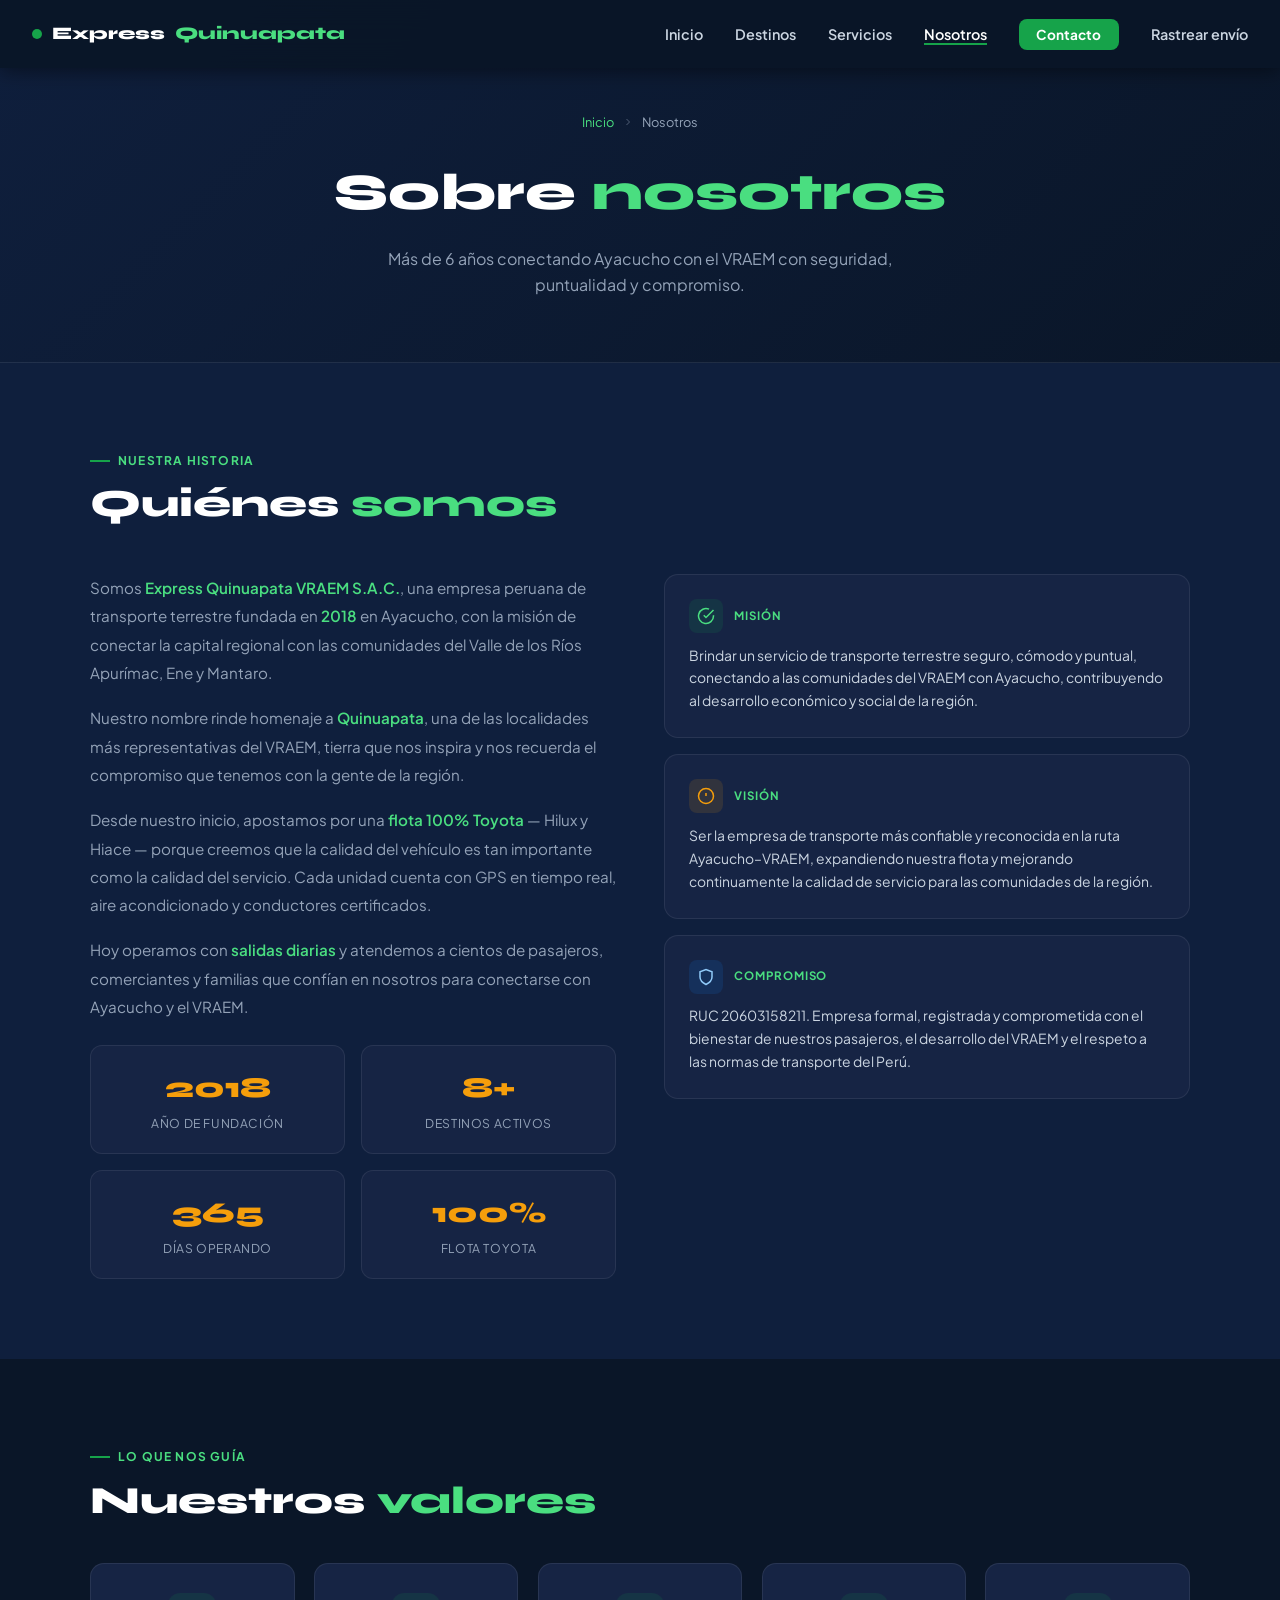
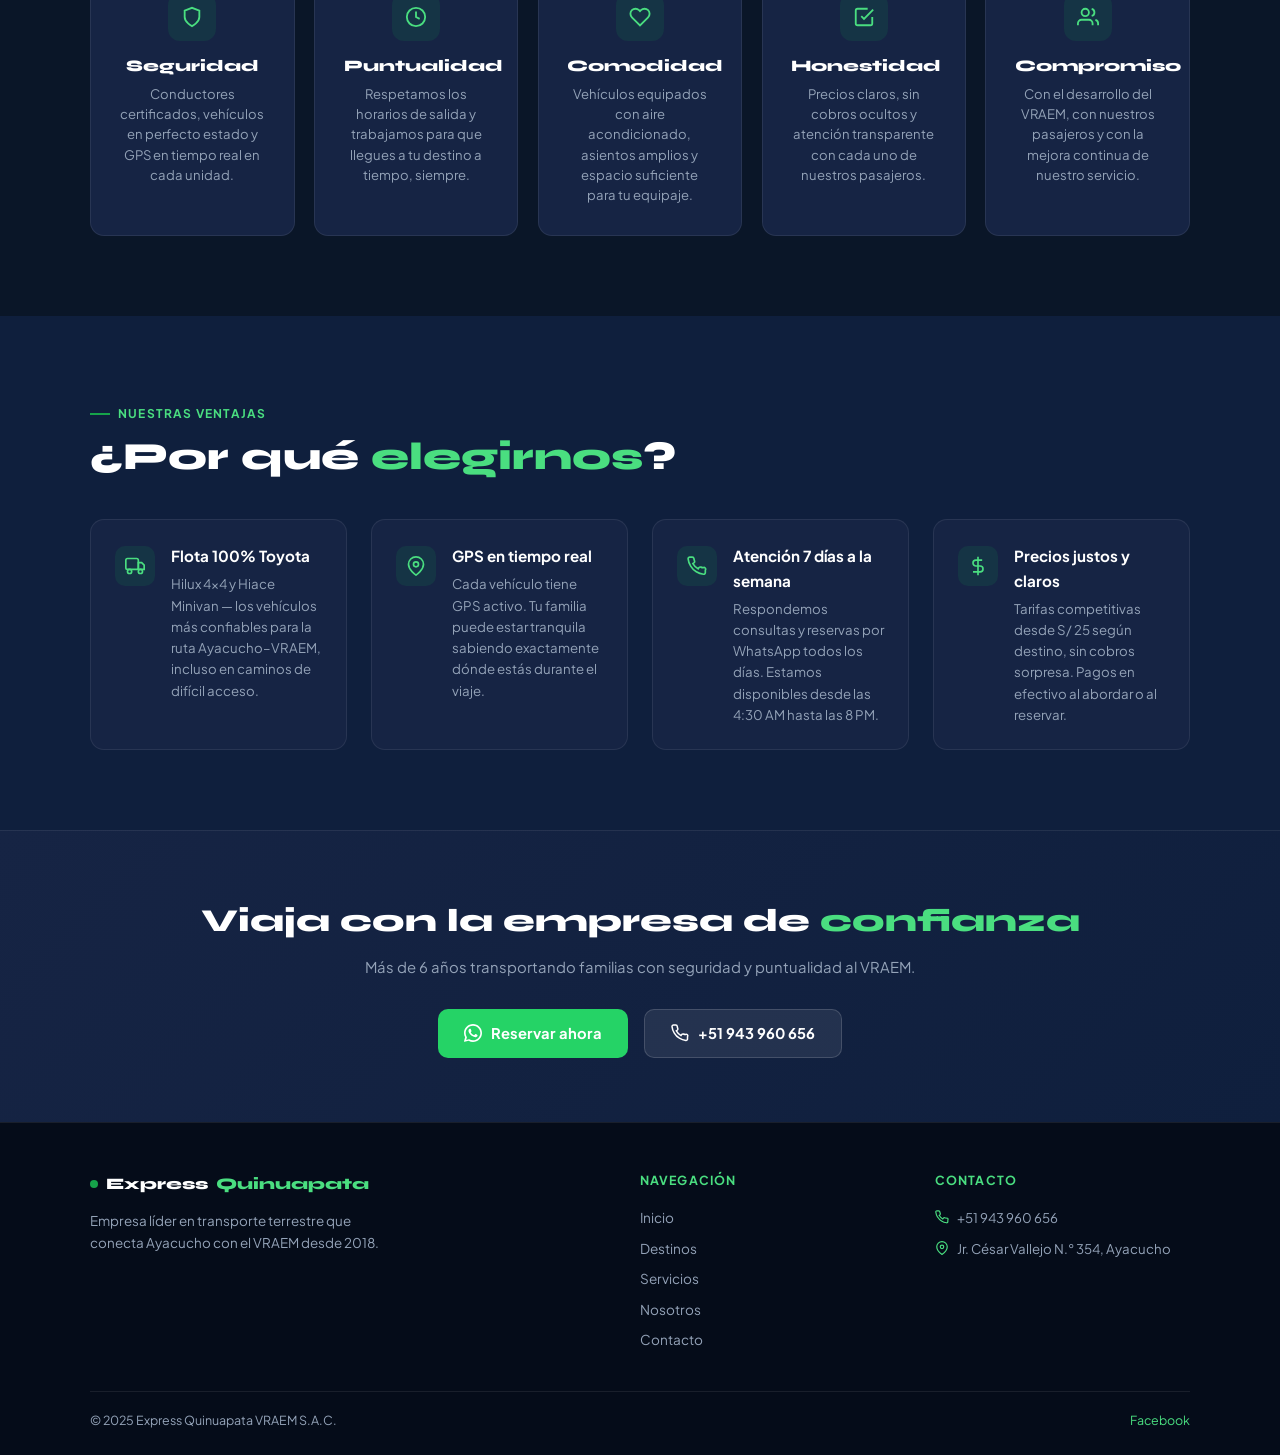
<file: pages/nosotros.html>
<!DOCTYPE html>
<html lang="es">
<head>
  <meta charset="UTF-8"/>
  <meta name="viewport" content="width=device-width,initial-scale=1"/>
  <meta name="description" content="Sobre Express Quinuapata VRAEM S.A.C. — Empresa de transporte terrestre fundada en 2018, conectando Ayacucho con el VRAEM con seguridad y puntualidad."/>
  <title>Nosotros — Express Quinuapata VRAEM</title>
  <link rel="icon" href="../favicon.ico" sizes="any"/>
  <link rel="icon" type="image/png" sizes="48x48" href="../favicon-48.png"/>
  <link rel="apple-touch-icon" href="../favicon-512.png"/>
  <link rel="preconnect" href="https://fonts.googleapis.com"/>
  <link rel="preconnect" href="https://fonts.gstatic.com" crossorigin/>
  <link href="https://fonts.googleapis.com/css2?family=Plus+Jakarta+Sans:wght@400;500;600;700;800&family=Syne:wght@700;800&display=swap" rel="stylesheet"/>
  <style>
    *,*::before,*::after{box-sizing:border-box;margin:0;padding:0}
    html{scroll-behavior:smooth}
    body{font-family:'Plus Jakarta Sans',sans-serif;background:#0A1628;color:#e2e8f0;line-height:1.6;overflow-x:hidden}
    img{max-width:100%;display:block}
    a{text-decoration:none;color:inherit}
    ul{list-style:none}
    button{cursor:pointer;border:none;background:none;font-family:inherit}
    :root{
      --navy:#0A1628;--navy-2:#0f1f3d;--navy-3:#162444;
      --green:#16a34a;--green-l:#4ade80;
      --amber:#F59E0B;--blue:#1565C0;--blue-l:#2979ff;
      --white:#ffffff;--gray:#94a3b8;--gray-l:#cbd5e1;
      --border:rgba(255,255,255,.08);--radius:14px;
    }
    ::-webkit-scrollbar{width:6px}::-webkit-scrollbar-track{background:var(--navy-2)}::-webkit-scrollbar-thumb{background:var(--green);border-radius:3px}

    .navbar{position:fixed;top:0;left:0;right:0;z-index:1000;display:flex;align-items:center;justify-content:space-between;padding:0 2rem;height:68px;background:rgba(10,22,40,.97);backdrop-filter:blur(16px);box-shadow:0 2px 20px rgba(0,0,0,.5)}
    .navbar__brand{display:flex;align-items:center;gap:10px;font-family:'Syne',sans-serif;font-weight:800;font-size:1.1rem;color:var(--white)}
    .navbar__brand-dot{width:10px;height:10px;background:var(--green);border-radius:50%;flex-shrink:0}
    .navbar__brand span{color:var(--green-l)}
    .nav-desktop{display:flex;align-items:center;gap:2rem}
    .nav-link{font-size:.9rem;font-weight:600;color:var(--gray-l);transition:color .2s;position:relative;padding-bottom:2px}
    .nav-link::after{content:'';position:absolute;bottom:0;left:0;width:0;height:2px;background:var(--green);transition:width .25s}
    .nav-link:hover,.nav-link.activo{color:var(--white)}
    .nav-link:hover::after,.nav-link.activo::after{width:100%}
    .nav-cta{background:var(--green);color:var(--white)!important;padding:.45rem 1.1rem;border-radius:8px;font-size:.85rem;font-weight:700;transition:background .2s}
    .nav-cta::after{display:none}
    .nav-cta:hover{background:#15803d}
    .navbar__hamburger{display:none;flex-direction:column;justify-content:center;align-items:center;gap:5px;width:40px;height:40px;border-radius:8px;background:var(--border)}
    .navbar__hamburger span{display:block;width:22px;height:2px;background:var(--white);border-radius:2px;transition:transform .3s,opacity .3s}
    .navbar__hamburger.open span:nth-child(1){transform:translateY(7px) rotate(45deg)}
    .navbar__hamburger.open span:nth-child(2){opacity:0}
    .navbar__hamburger.open span:nth-child(3){transform:translateY(-7px) rotate(-45deg)}
    .nav-mobile{position:fixed;top:68px;left:0;right:0;bottom:0;background:rgba(10,22,40,.98);backdrop-filter:blur(20px);z-index:999;display:flex;flex-direction:column;align-items:center;justify-content:center;gap:2rem;transform:translateY(-110%);transition:transform .4s cubic-bezier(.4,0,.2,1);pointer-events:none}
    .nav-mobile.abierto{transform:translateY(0);pointer-events:auto}
    .nav-mobile .nav-link{font-size:1.4rem;font-weight:700;color:var(--gray-l)}
    .nav-mobile__cta{background:var(--green);color:var(--white);padding:.7rem 2rem;border-radius:10px;font-size:1rem;font-weight:700;margin-top:.5rem}
    @media(max-width:1000px){.nav-desktop{display:none}.navbar__hamburger{display:flex}}

    .reveal{opacity:0;transform:translateY(28px);transition:opacity .6s ease,transform .6s ease}
    .reveal.visible{opacity:1;transform:none}

    .page-header{padding:7rem 1.5rem 4rem;background:linear-gradient(135deg,var(--navy-2),var(--navy));border-bottom:1px solid var(--border);text-align:center}
    .breadcrumb{display:flex;align-items:center;justify-content:center;gap:.5rem;font-size:.8rem;color:var(--gray);margin-bottom:1.2rem}
    .breadcrumb a{color:var(--green-l);transition:color .2s}
    .breadcrumb a:hover{color:var(--white)}
    .breadcrumb svg{width:12px;height:12px;opacity:.5}
    .page-title{font-family:'Syne',sans-serif;font-size:clamp(2rem,5vw,3.2rem);font-weight:800;color:var(--white);margin-bottom:.8rem}
    .page-title span{color:var(--green-l)}
    .page-desc{font-size:1rem;color:var(--gray);max-width:560px;margin:0 auto}

    .container{max-width:1100px;margin:0 auto}
    section{padding:5rem 1.5rem}
    .sec-label{display:inline-flex;align-items:center;gap:.5rem;font-size:.75rem;font-weight:700;text-transform:uppercase;letter-spacing:.1em;color:var(--green-l);margin-bottom:.75rem}
    .sec-label::before{content:'';display:block;width:20px;height:2px;background:var(--green)}
    .sec-title{font-family:'Syne',sans-serif;font-size:clamp(1.7rem,3.5vw,2.4rem);font-weight:800;color:var(--white);line-height:1.15;margin-bottom:1rem}
    .sec-title span{color:var(--green-l)}
    .sec-desc{color:var(--gray);max-width:600px;font-size:.95rem;line-height:1.7}

    /* HISTORIA */
    .historia-section{background:var(--navy-2)}
    .historia-layout{display:grid;grid-template-columns:1fr 1fr;gap:3rem;align-items:start;margin-top:3rem}
    @media(max-width:768px){.historia-layout{grid-template-columns:1fr}}
    .historia-text{font-size:.95rem;color:var(--gray);line-height:1.85}
    .historia-text p{margin-bottom:1.1rem}
    .historia-text p:last-child{margin-bottom:0}
    .hl{color:var(--green-l);font-weight:600}
    .stats-mini{display:grid;grid-template-columns:1fr 1fr;gap:1rem;margin-top:1.5rem}
    .stat-mini{background:var(--navy-3);border:1px solid var(--border);border-radius:12px;padding:1.2rem;text-align:center}
    .stat-mini-num{font-family:'Syne',sans-serif;font-size:1.8rem;font-weight:800;color:var(--amber)}
    .stat-mini-lbl{font-size:.76rem;color:var(--gray);margin-top:.2rem;text-transform:uppercase;letter-spacing:.05em}
    .mv-grid{display:flex;flex-direction:column;gap:1rem}
    .mv-card{background:var(--navy-3);border:1px solid var(--border);border-radius:var(--radius);padding:1.5rem}
    .mv-card-top{display:flex;align-items:center;gap:.7rem;margin-bottom:.7rem}
    .mv-card-icon{width:34px;height:34px;border-radius:8px;display:flex;align-items:center;justify-content:center;flex-shrink:0}
    .mv-card-icon svg{width:18px;height:18px}
    .icon-green{background:rgba(22,163,74,.12);color:var(--green-l)}
    .icon-amber{background:rgba(245,158,11,.12);color:var(--amber)}
    .icon-blue{background:rgba(21,101,192,.18);color:#90caf9}
    .mv-card-label{font-size:.72rem;font-weight:700;text-transform:uppercase;letter-spacing:.08em;color:var(--green-l)}
    .mv-card-text{font-size:.87rem;color:var(--gray-l);line-height:1.65}

    /* VALORES */
    .valores-section{background:var(--navy)}
    .valores-grid{display:grid;grid-template-columns:repeat(auto-fit,minmax(200px,1fr));gap:1.2rem;margin-top:2.5rem}
    .valor-card{background:var(--navy-3);border:1px solid var(--border);border-radius:var(--radius);padding:1.8rem;text-align:center;transition:border-color .25s,transform .25s}
    .valor-card:hover{border-color:rgba(22,163,74,.3);transform:translateY(-4px)}
    .valor-icon{width:48px;height:48px;border-radius:12px;background:rgba(22,163,74,.12);color:var(--green-l);display:flex;align-items:center;justify-content:center;margin:0 auto .8rem}
    .valor-icon svg{width:22px;height:22px}
    .valor-name{font-family:'Syne',sans-serif;font-size:1rem;font-weight:800;color:var(--white);margin-bottom:.3rem}
    .valor-desc{font-size:.82rem;color:var(--gray);line-height:1.55}

    /* POR QUÉ */
    .porque-section{background:var(--navy-2)}
    .porque-grid{display:grid;grid-template-columns:repeat(auto-fit,minmax(240px,1fr));gap:1.5rem;margin-top:2.5rem}
    .porque-card{display:flex;gap:1rem;align-items:flex-start;background:var(--navy-3);border:1px solid var(--border);border-radius:var(--radius);padding:1.5rem}
    .porque-icon{width:40px;height:40px;border-radius:10px;background:rgba(22,163,74,.12);color:var(--green-l);display:flex;align-items:center;justify-content:center;flex-shrink:0;margin-top:.1rem}
    .porque-icon svg{width:20px;height:20px}
    .porque-text-title{font-weight:700;font-size:.95rem;color:var(--white);margin-bottom:.3rem}
    .porque-text-body{font-size:.83rem;color:var(--gray);line-height:1.6}

    .cta-band{background:linear-gradient(135deg,var(--navy-3),var(--navy-2));border-top:1px solid var(--border);padding:4rem 1.5rem;text-align:center}
    .cta-band__title{font-family:'Syne',sans-serif;font-size:clamp(1.5rem,3.5vw,2rem);font-weight:800;color:var(--white);margin-bottom:.6rem}
    .cta-band__title span{color:var(--green-l)}
    .cta-band__sub{color:var(--gray);margin-bottom:1.8rem;font-size:.93rem}
    .cta-band__btns{display:flex;gap:1rem;justify-content:center;flex-wrap:wrap}
    .btn-wa{display:inline-flex;align-items:center;gap:.6rem;background:#25D366;color:var(--white);padding:.75rem 1.6rem;border-radius:10px;font-weight:700;font-size:.92rem;transition:background .2s,transform .15s}
    .btn-wa:hover{background:#1ebe5d;transform:translateY(-2px)}
    .btn-tel{display:inline-flex;align-items:center;gap:.6rem;background:rgba(255,255,255,.08);color:var(--white);padding:.75rem 1.6rem;border-radius:10px;font-weight:700;font-size:.92rem;border:1px solid rgba(255,255,255,.15);transition:background .2s}
    .btn-tel:hover{background:rgba(255,255,255,.14)}
    .btn-wa svg,.btn-tel svg{width:18px;height:18px}

    footer{background:rgba(5,12,25,.95);padding:3rem 1.5rem 1.5rem;border-top:1px solid var(--border)}
    .footer-grid{display:grid;grid-template-columns:2fr 1fr 1fr;gap:2.5rem;margin-bottom:2.5rem}
    @media(max-width:768px){.footer-grid{grid-template-columns:1fr}}
    .footer-brand{display:flex;align-items:center;gap:8px;font-family:'Syne',sans-serif;font-weight:800;font-size:1rem;color:var(--white);margin-bottom:.8rem}
    .footer-brand-dot{width:8px;height:8px;background:var(--green);border-radius:50%}
    .footer-brand span{color:var(--green-l)}
    .footer-desc{font-size:.84rem;color:var(--gray);line-height:1.65;max-width:300px}
    .footer-col-title{font-size:.78rem;font-weight:700;text-transform:uppercase;letter-spacing:.09em;color:var(--green-l);margin-bottom:1rem}
    .footer-links{display:flex;flex-direction:column;gap:.55rem}
    .footer-links a{font-size:.85rem;color:var(--gray);transition:color .2s}
    .footer-links a:hover{color:var(--white)}
    .footer-contact-list{display:flex;flex-direction:column;gap:.6rem}
    .footer-contact-item{display:flex;align-items:flex-start;gap:.5rem;font-size:.83rem;color:var(--gray)}
    .footer-contact-item svg{width:14px;height:14px;flex-shrink:0;margin-top:3px;color:var(--green-l)}
    .footer-bottom{border-top:1px solid var(--border);padding-top:1.2rem;display:flex;justify-content:space-between;align-items:center;flex-wrap:wrap;gap:.5rem;font-size:.78rem;color:var(--gray)}
    .footer-bottom a{color:var(--green-l)}
    #btn-arriba{display:none;position:fixed;bottom:1.5rem;right:1.5rem;z-index:900;width:44px;height:44px;background:var(--green);color:var(--white);border-radius:10px;align-items:center;justify-content:center;box-shadow:0 4px 14px rgba(22,163,74,.4);transition:background .2s,transform .2s}
    #btn-arriba:hover{background:#15803d;transform:translateY(-3px)}
    #btn-arriba svg{width:20px;height:20px}
    @media(max-width:600px){section{padding:3.5rem 1.2rem}}
  </style>
</head>
<body>

<nav class="navbar navbar-s" role="navigation">
  <a href="../index.html" class="navbar__brand">
    <div class="navbar__brand-dot"></div>
    Express <span>Quinuapata</span>
  </a>
  <ul class="nav-desktop">
    <li><a href="../index.html#inicio" class="nav-link">Inicio</a></li>
    <li><a href="destinos.html"        class="nav-link">Destinos</a></li>
    <li><a href="servicios.html"       class="nav-link">Servicios</a></li>
    <li><a href="nosotros.html"        class="nav-link activo" data-section="nosotros">Nosotros</a></li>
    <li><a href="contacto.html"        class="nav-link nav-cta">Contacto</a></li>
    <li><a href="https://sistema.expressquinuapata.com/tracking" class="nav-link">Rastrear envío</a></li>
  </ul>
  <button class="navbar__hamburger" aria-label="Abrir menú" aria-expanded="false">
    <span></span><span></span><span></span>
  </button>
</nav>
<div class="nav-mobile">
  <a href="../index.html" class="nav-link">Inicio</a>
  <a href="destinos.html" class="nav-link">Destinos</a>
  <a href="servicios.html" class="nav-link">Servicios</a>
  <a href="nosotros.html" class="nav-link">Nosotros</a>
  <a href="https://sistema.expressquinuapata.com/tracking" class="nav-link">Rastrear envío</a>
  <a href="contacto.html" class="nav-mobile__cta">Contacto</a>
</div>

<div class="page-wrapper">

  <div class="page-header">
    <div class="breadcrumb">
      <a href="../index.html">Inicio</a>
      <svg viewBox="0 0 24 24" fill="none" stroke="currentColor" stroke-width="2"><polyline points="9 18 15 12 9 6"/></svg>
      <span>Nosotros</span>
    </div>
    <h1 class="page-title">Sobre <span>nosotros</span></h1>
    <p class="page-desc">Más de 6 años conectando Ayacucho con el VRAEM con seguridad, puntualidad y compromiso.</p>
  </div>

  <!-- HISTORIA -->
  <section class="historia-section">
    <div class="container">
      <div class="sec-label">Nuestra historia</div>
      <h2 class="sec-title">Quiénes <span>somos</span></h2>

      <div class="historia-layout">
        <div class="reveal">
          <div class="historia-text">
            <p>Somos <span class="hl">Express Quinuapata VRAEM S.A.C.</span>, una empresa peruana de transporte terrestre fundada en <span class="hl">2018</span> en Ayacucho, con la misión de conectar la capital regional con las comunidades del Valle de los Ríos Apurímac, Ene y Mantaro.</p>
            <p>Nuestro nombre rinde homenaje a <span class="hl">Quinuapata</span>, una de las localidades más representativas del VRAEM, tierra que nos inspira y nos recuerda el compromiso que tenemos con la gente de la región.</p>
            <p>Desde nuestro inicio, apostamos por una <span class="hl">flota 100% Toyota</span> — Hilux y Hiace — porque creemos que la calidad del vehículo es tan importante como la calidad del servicio. Cada unidad cuenta con GPS en tiempo real, aire acondicionado y conductores certificados.</p>
            <p>Hoy operamos con <span class="hl">salidas diarias</span> y atendemos a cientos de pasajeros, comerciantes y familias que confían en nosotros para conectarse con Ayacucho y el VRAEM.</p>
          </div>
          <div class="stats-mini">
            <div class="stat-mini">
              <div class="stat-mini-num">2018</div>
              <div class="stat-mini-lbl">Año de fundación</div>
            </div>
            <div class="stat-mini">
              <div class="stat-mini-num">8+</div>
              <div class="stat-mini-lbl">Destinos activos</div>
            </div>
            <div class="stat-mini">
              <div class="stat-mini-num">365</div>
              <div class="stat-mini-lbl">Días operando</div>
            </div>
            <div class="stat-mini">
              <div class="stat-mini-num">100%</div>
              <div class="stat-mini-lbl">Flota Toyota</div>
            </div>
          </div>
        </div>

        <div class="mv-grid reveal">
          <div class="mv-card">
            <div class="mv-card-top">
              <div class="mv-card-icon icon-green">
                <svg viewBox="0 0 24 24" fill="none" stroke="currentColor" stroke-width="2"><path d="M22 11.08V12a10 10 0 11-5.93-9.14"/><polyline points="22 4 12 14.01 9 11.01"/></svg>
              </div>
              <div class="mv-card-label">Misión</div>
            </div>
            <div class="mv-card-text">Brindar un servicio de transporte terrestre seguro, cómodo y puntual, conectando a las comunidades del VRAEM con Ayacucho, contribuyendo al desarrollo económico y social de la región.</div>
          </div>
          <div class="mv-card">
            <div class="mv-card-top">
              <div class="mv-card-icon icon-amber">
                <svg viewBox="0 0 24 24" fill="none" stroke="currentColor" stroke-width="2"><circle cx="12" cy="12" r="10"/><line x1="12" y1="8" x2="12" y2="12"/><line x1="12" y1="16" x2="12.01" y2="16"/></svg>
              </div>
              <div class="mv-card-label">Visión</div>
            </div>
            <div class="mv-card-text">Ser la empresa de transporte más confiable y reconocida en la ruta Ayacucho–VRAEM, expandiendo nuestra flota y mejorando continuamente la calidad de servicio para las comunidades de la región.</div>
          </div>
          <div class="mv-card">
            <div class="mv-card-top">
              <div class="mv-card-icon icon-blue">
                <svg viewBox="0 0 24 24" fill="none" stroke="currentColor" stroke-width="2"><path d="M12 22s8-4 8-10V5l-8-3-8 3v7c0 6 8 10 8 10z"/></svg>
              </div>
              <div class="mv-card-label">Compromiso</div>
            </div>
            <div class="mv-card-text">RUC 20603158211. Empresa formal, registrada y comprometida con el bienestar de nuestros pasajeros, el desarrollo del VRAEM y el respeto a las normas de transporte del Perú.</div>
          </div>
        </div>
      </div>
    </div>
  </section>

  <!-- VALORES -->
  <section class="valores-section">
    <div class="container">
      <div class="sec-label">Lo que nos guía</div>
      <h2 class="sec-title">Nuestros <span>valores</span></h2>
      <div class="valores-grid">
        <div class="valor-card reveal">
          <div class="valor-icon">
            <svg viewBox="0 0 24 24" fill="none" stroke="currentColor" stroke-width="2"><path d="M12 22s8-4 8-10V5l-8-3-8 3v7c0 6 8 10 8 10z"/></svg>
          </div>
          <div class="valor-name">Seguridad</div>
          <div class="valor-desc">Conductores certificados, vehículos en perfecto estado y GPS en tiempo real en cada unidad.</div>
        </div>
        <div class="valor-card reveal">
          <div class="valor-icon">
            <svg viewBox="0 0 24 24" fill="none" stroke="currentColor" stroke-width="2"><circle cx="12" cy="12" r="10"/><polyline points="12 6 12 12 16 14"/></svg>
          </div>
          <div class="valor-name">Puntualidad</div>
          <div class="valor-desc">Respetamos los horarios de salida y trabajamos para que llegues a tu destino a tiempo, siempre.</div>
        </div>
        <div class="valor-card reveal">
          <div class="valor-icon">
            <svg viewBox="0 0 24 24" fill="none" stroke="currentColor" stroke-width="2"><path d="M20.84 4.61a5.5 5.5 0 00-7.78 0L12 5.67l-1.06-1.06a5.5 5.5 0 00-7.78 7.78l1.06 1.06L12 21.23l7.78-7.78 1.06-1.06a5.5 5.5 0 000-7.78z"/></svg>
          </div>
          <div class="valor-name">Comodidad</div>
          <div class="valor-desc">Vehículos equipados con aire acondicionado, asientos amplios y espacio suficiente para tu equipaje.</div>
        </div>
        <div class="valor-card reveal">
          <div class="valor-icon">
            <svg viewBox="0 0 24 24" fill="none" stroke="currentColor" stroke-width="2"><polyline points="9 11 12 14 22 4"/><path d="M21 12v7a2 2 0 01-2 2H5a2 2 0 01-2-2V5a2 2 0 012-2h11"/></svg>
          </div>
          <div class="valor-name">Honestidad</div>
          <div class="valor-desc">Precios claros, sin cobros ocultos y atención transparente con cada uno de nuestros pasajeros.</div>
        </div>
        <div class="valor-card reveal">
          <div class="valor-icon">
            <svg viewBox="0 0 24 24" fill="none" stroke="currentColor" stroke-width="2"><path d="M17 21v-2a4 4 0 00-4-4H5a4 4 0 00-4 4v2"/><circle cx="9" cy="7" r="4"/><path d="M23 21v-2a4 4 0 00-3-3.87"/><path d="M16 3.13a4 4 0 010 7.75"/></svg>
          </div>
          <div class="valor-name">Compromiso</div>
          <div class="valor-desc">Con el desarrollo del VRAEM, con nuestros pasajeros y con la mejora continua de nuestro servicio.</div>
        </div>
      </div>
    </div>
  </section>

  <!-- POR QUÉ -->
  <section class="porque-section">
    <div class="container">
      <div class="sec-label">Nuestras ventajas</div>
      <h2 class="sec-title">¿Por qué <span>elegirnos</span>?</h2>
      <div class="porque-grid">
        <div class="porque-card reveal">
          <div class="porque-icon">
            <svg viewBox="0 0 24 24" fill="none" stroke="currentColor" stroke-width="2"><rect x="1" y="3" width="15" height="13" rx="2"/><polygon points="16 8 20 8 23 11 23 16 16 16 16 8"/><circle cx="5.5" cy="18.5" r="2.5"/><circle cx="18.5" cy="18.5" r="2.5"/></svg>
          </div>
          <div>
            <div class="porque-text-title">Flota 100% Toyota</div>
            <div class="porque-text-body">Hilux 4x4 y Hiace Minivan — los vehículos más confiables para la ruta Ayacucho–VRAEM, incluso en caminos de difícil acceso.</div>
          </div>
        </div>
        <div class="porque-card reveal">
          <div class="porque-icon">
            <svg viewBox="0 0 24 24" fill="none" stroke="currentColor" stroke-width="2"><path d="M21 10c0 7-9 13-9 13s-9-6-9-13a9 9 0 0118 0z"/><circle cx="12" cy="10" r="3"/></svg>
          </div>
          <div>
            <div class="porque-text-title">GPS en tiempo real</div>
            <div class="porque-text-body">Cada vehículo tiene GPS activo. Tu familia puede estar tranquila sabiendo exactamente dónde estás durante el viaje.</div>
          </div>
        </div>
        <div class="porque-card reveal">
          <div class="porque-icon">
            <svg viewBox="0 0 24 24" fill="none" stroke="currentColor" stroke-width="2"><path d="M22 16.92v3a2 2 0 01-2.18 2 19.79 19.79 0 01-8.63-3.07A19.5 19.5 0 014.41 12.1a19.79 19.79 0 01-3.07-8.67A2 2 0 013.32 1.4h3a2 2 0 012 1.72 12.84 12.84 0 00.7 2.81 2 2 0 01-.45 2.11L7.09 9.09a16 16 0 006.29 6.29l1.05-1.56a2 2 0 012.11-.45c.9.36 1.84.61 2.81.7A2 2 0 0122 16.92z"/></svg>
          </div>
          <div>
            <div class="porque-text-title">Atención 7 días a la semana</div>
            <div class="porque-text-body">Respondemos consultas y reservas por WhatsApp todos los días. Estamos disponibles desde las 4:30 AM hasta las 8 PM.</div>
          </div>
        </div>
        <div class="porque-card reveal">
          <div class="porque-icon">
            <svg viewBox="0 0 24 24" fill="none" stroke="currentColor" stroke-width="2"><line x1="12" y1="1" x2="12" y2="23"/><path d="M17 5H9.5a3.5 3.5 0 000 7h5a3.5 3.5 0 010 7H6"/></svg>
          </div>
          <div>
            <div class="porque-text-title">Precios justos y claros</div>
            <div class="porque-text-body">Tarifas competitivas desde S/ 25 según destino, sin cobros sorpresa. Pagos en efectivo al abordar o al reservar.</div>
          </div>
        </div>
      </div>
    </div>
  </section>

  <!-- CTA -->
  <div class="cta-band">
    <div class="container">
      <h2 class="cta-band__title">Viaja con la empresa de <span>confianza</span></h2>
      <p class="cta-band__sub">Más de 6 años transportando familias con seguridad y puntualidad al VRAEM.</p>
      <div class="cta-band__btns">
        <a href="https://wa.me/51943960656?text=Hola,%20quiero%20reservar%20un%20pasaje" target="_blank" rel="noopener" class="btn-wa">
          <svg viewBox="0 0 24 24" fill="currentColor"><path d="M17.472 14.382c-.297-.149-1.758-.867-2.03-.967-.273-.099-.471-.148-.67.15-.197.297-.767.966-.94 1.164-.173.199-.347.223-.644.075-.297-.15-1.255-.463-2.39-1.475-.883-.788-1.48-1.761-1.653-2.059-.173-.297-.018-.458.13-.606.134-.133.298-.347.446-.52.149-.174.198-.298.298-.497.099-.198.05-.371-.025-.52-.075-.149-.669-1.612-.916-2.207-.242-.579-.487-.5-.669-.51-.173-.008-.371-.01-.57-.01-.198 0-.52.074-.792.372-.272.297-1.04 1.016-1.04 2.479 0 1.462 1.065 2.875 1.213 3.074.149.198 2.096 3.2 5.077 4.487.709.306 1.262.489 1.694.625.712.227 1.36.195 1.871.118.571-.085 1.758-.719 2.006-1.413.248-.694.248-1.289.173-1.413-.074-.124-.272-.198-.57-.347z"/><path d="M12 0C5.373 0 0 5.373 0 12c0 2.096.541 4.063 1.486 5.775L.055 23.08c-.116.434.29.84.724.724l5.332-1.425A11.934 11.934 0 0012 24c6.627 0 12-5.373 12-12S18.627 0 12 0zm0 21.818a9.786 9.786 0 01-5.003-1.373l-.358-.214-3.724.996 1.003-3.653-.234-.374A9.783 9.783 0 012.182 12C2.182 6.57 6.57 2.182 12 2.182S21.818 6.57 21.818 12 17.43 21.818 12 21.818z"/></svg>
          Reservar ahora
        </a>
        <a href="tel:+51943960656" class="btn-tel">
          <svg viewBox="0 0 24 24" fill="none" stroke="currentColor" stroke-width="2"><path d="M22 16.92v3a2 2 0 01-2.18 2 19.79 19.79 0 01-8.63-3.07A19.5 19.5 0 014.41 12.1a19.79 19.79 0 01-3.07-8.67A2 2 0 013.32 1.4h3a2 2 0 012 1.72 12.84 12.84 0 00.7 2.81 2 2 0 01-.45 2.11L7.09 9.09a16 16 0 006.29 6.29l1.05-1.56a2 2 0 012.11-.45c.9.36 1.84.61 2.81.7A2 2 0 0122 16.92z"/></svg>
          +51 943 960 656
        </a>
      </div>
    </div>
  </div>

  <footer>
    <div class="container">
      <div class="footer-grid">
        <div>
          <div class="footer-brand"><div class="footer-brand-dot"></div>Express <span>Quinuapata</span></div>
          <p class="footer-desc">Empresa líder en transporte terrestre que conecta Ayacucho con el VRAEM desde 2018.</p>
        </div>
        <div>
          <div class="footer-col-title">Navegación</div>
          <div class="footer-links">
            <a href="../index.html">Inicio</a>
            <a href="destinos.html">Destinos</a>
            <a href="servicios.html">Servicios</a>
            <a href="nosotros.html">Nosotros</a>
            <a href="contacto.html">Contacto</a>
          </div>
        </div>
        <div>
          <div class="footer-col-title">Contacto</div>
          <div class="footer-contact-list">
            <div class="footer-contact-item">
              <svg viewBox="0 0 24 24" fill="none" stroke="currentColor" stroke-width="2"><path d="M22 16.92v3a2 2 0 01-2.18 2 19.79 19.79 0 01-8.63-3.07A19.5 19.5 0 014.41 12.1a19.79 19.79 0 01-3.07-8.67A2 2 0 013.32 1.4h3a2 2 0 012 1.72 12.84 12.84 0 00.7 2.81 2 2 0 01-.45 2.11L7.09 9.09a16 16 0 006.29 6.29l1.05-1.56a2 2 0 012.11-.45c.9.36 1.84.61 2.81.7A2 2 0 0122 16.92z"/></svg>
              +51 943 960 656
            </div>
            <div class="footer-contact-item">
              <svg viewBox="0 0 24 24" fill="none" stroke="currentColor" stroke-width="2"><path d="M21 10c0 7-9 13-9 13s-9-6-9-13a9 9 0 0118 0z"/><circle cx="12" cy="10" r="3"/></svg>
              Jr. César Vallejo N.° 354, Ayacucho
            </div>
          </div>
        </div>
      </div>
      <div class="footer-bottom">
        <span>© 2025 Express Quinuapata VRAEM S.A.C.</span>
        <a href="https://www.facebook.com/ExpressQuinuapataVRAEMSAC" target="_blank" rel="noopener">Facebook</a>
      </div>
    </div>
  </footer>
</div>

<button id="btn-arriba" aria-label="Volver arriba" onclick="window.scrollTo({top:0,behavior:'smooth'})">
  <svg viewBox="0 0 24 24" fill="none" stroke="currentColor" stroke-width="2.5"><polyline points="18 15 12 9 6 15"/></svg>
</button>

<script src="../assets/js/router.js"></script>
<script src="../assets/js/main.js"></script>
</body>
</html>
</file>
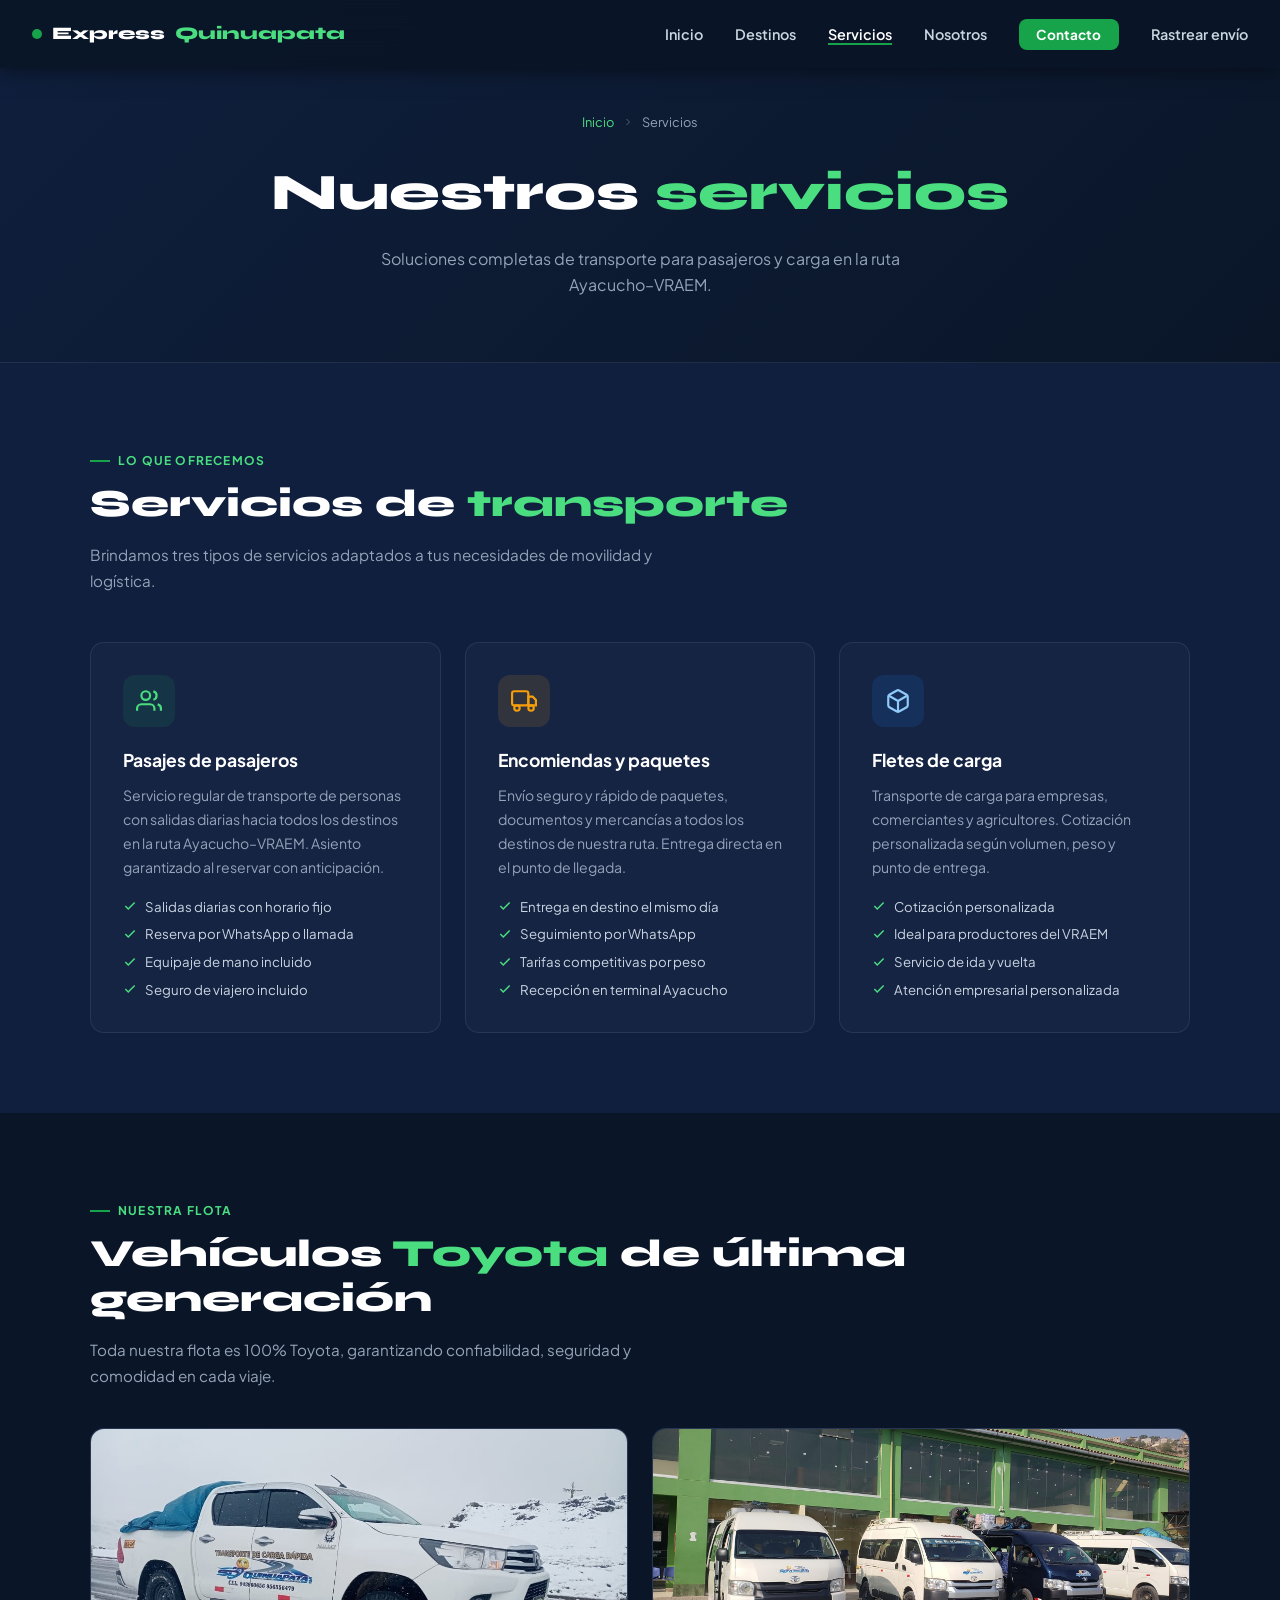
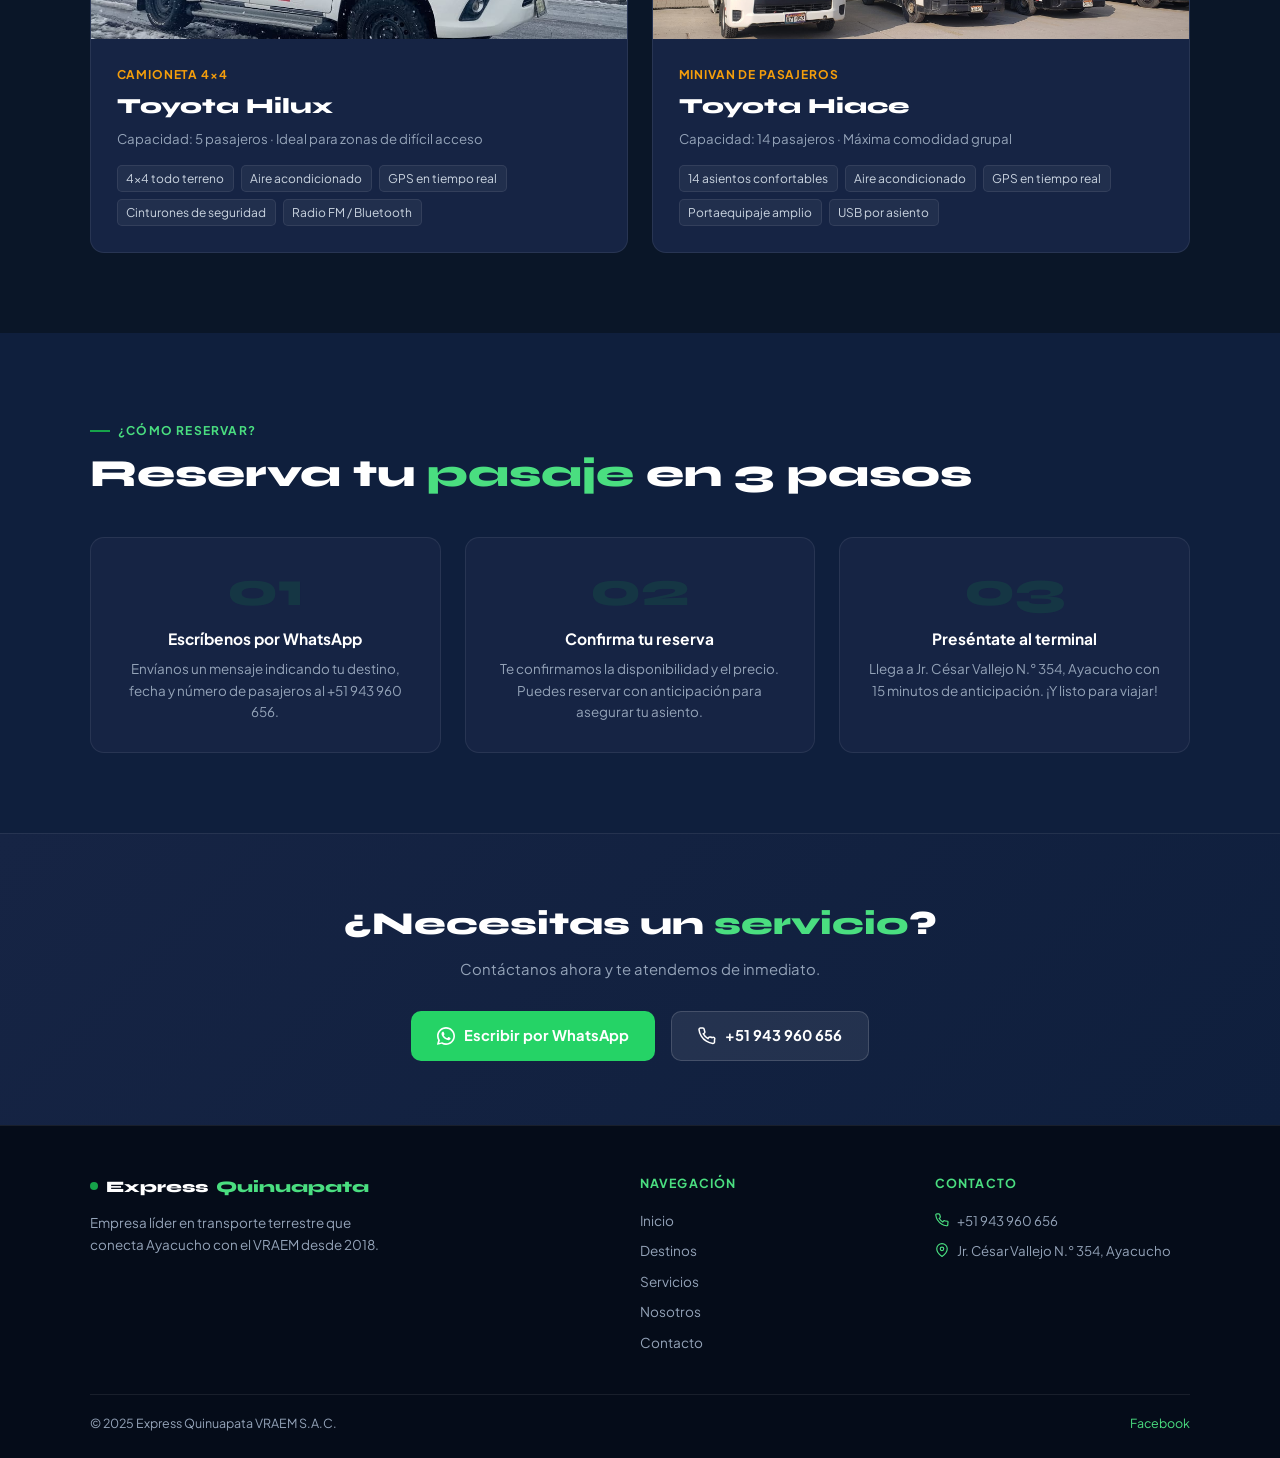
<file: pages/servicios.html>
<!DOCTYPE html>
<html lang="es">
<head>
  <meta charset="UTF-8"/>
  <meta name="viewport" content="width=device-width,initial-scale=1"/>
  <meta name="description" content="Servicios de Express Quinuapata VRAEM — Pasajes regulares, encomiendas, fletes y flota Toyota en la ruta Ayacucho–VRAEM."/>
  <title>Servicios — Express Quinuapata VRAEM</title>
  <link rel="icon" href="../favicon.ico" sizes="any"/>
  <link rel="icon" type="image/png" sizes="48x48" href="../favicon-48.png"/>
  <link rel="apple-touch-icon" href="../favicon-512.png"/>
  <link rel="preconnect" href="https://fonts.googleapis.com"/>
  <link rel="preconnect" href="https://fonts.gstatic.com" crossorigin/>
  <link href="https://fonts.googleapis.com/css2?family=Plus+Jakarta+Sans:wght@400;500;600;700;800&family=Syne:wght@700;800&display=swap" rel="stylesheet"/>
  <style>
    *,*::before,*::after{box-sizing:border-box;margin:0;padding:0}
    html{scroll-behavior:smooth}
    body{font-family:'Plus Jakarta Sans',sans-serif;background:#0A1628;color:#e2e8f0;line-height:1.6;overflow-x:hidden}
    img{max-width:100%;display:block}
    a{text-decoration:none;color:inherit}
    ul{list-style:none}
    button{cursor:pointer;border:none;background:none;font-family:inherit}
    :root{
      --navy:#0A1628;--navy-2:#0f1f3d;--navy-3:#162444;
      --green:#16a34a;--green-l:#4ade80;
      --amber:#F59E0B;--blue:#1565C0;--blue-l:#2979ff;
      --white:#ffffff;--gray:#94a3b8;--gray-l:#cbd5e1;
      --border:rgba(255,255,255,.08);--radius:14px;
    }
    ::-webkit-scrollbar{width:6px}::-webkit-scrollbar-track{background:var(--navy-2)}::-webkit-scrollbar-thumb{background:var(--green);border-radius:3px}

    /* NAVBAR */
    .navbar{position:fixed;top:0;left:0;right:0;z-index:1000;display:flex;align-items:center;justify-content:space-between;padding:0 2rem;height:68px;background:rgba(10,22,40,.97);backdrop-filter:blur(16px);box-shadow:0 2px 20px rgba(0,0,0,.5)}
    .navbar__brand{display:flex;align-items:center;gap:10px;font-family:'Syne',sans-serif;font-weight:800;font-size:1.1rem;color:var(--white)}
    .navbar__brand-dot{width:10px;height:10px;background:var(--green);border-radius:50%;flex-shrink:0}
    .navbar__brand span{color:var(--green-l)}
    .nav-desktop{display:flex;align-items:center;gap:2rem}
    .nav-link{font-size:.9rem;font-weight:600;color:var(--gray-l);transition:color .2s;position:relative;padding-bottom:2px}
    .nav-link::after{content:'';position:absolute;bottom:0;left:0;width:0;height:2px;background:var(--green);transition:width .25s}
    .nav-link:hover,.nav-link.activo{color:var(--white)}
    .nav-link:hover::after,.nav-link.activo::after{width:100%}
    .nav-cta{background:var(--green);color:var(--white)!important;padding:.45rem 1.1rem;border-radius:8px;font-size:.85rem;font-weight:700;transition:background .2s}
    .nav-cta::after{display:none}
    .nav-cta:hover{background:#15803d}
    .navbar__hamburger{display:none;flex-direction:column;justify-content:center;align-items:center;gap:5px;width:40px;height:40px;border-radius:8px;background:var(--border)}
    .navbar__hamburger span{display:block;width:22px;height:2px;background:var(--white);border-radius:2px;transition:transform .3s,opacity .3s}
    .navbar__hamburger.open span:nth-child(1){transform:translateY(7px) rotate(45deg)}
    .navbar__hamburger.open span:nth-child(2){opacity:0}
    .navbar__hamburger.open span:nth-child(3){transform:translateY(-7px) rotate(-45deg)}
    .nav-mobile{position:fixed;top:68px;left:0;right:0;bottom:0;background:rgba(10,22,40,.98);backdrop-filter:blur(20px);z-index:999;display:flex;flex-direction:column;align-items:center;justify-content:center;gap:2rem;transform:translateY(-110%);transition:transform .4s cubic-bezier(.4,0,.2,1);pointer-events:none}
    .nav-mobile.abierto{transform:translateY(0);pointer-events:auto}
    .nav-mobile .nav-link{font-size:1.4rem;font-weight:700;color:var(--gray-l)}
    .nav-mobile__cta{background:var(--green);color:var(--white);padding:.7rem 2rem;border-radius:10px;font-size:1rem;font-weight:700;margin-top:.5rem}
    @media(max-width:1000px){.nav-desktop{display:none}.navbar__hamburger{display:flex}}

    .reveal{opacity:0;transform:translateY(28px);transition:opacity .6s ease,transform .6s ease}
    .reveal.visible{opacity:1;transform:none}

    .page-header{padding:7rem 1.5rem 4rem;background:linear-gradient(135deg,var(--navy-2),var(--navy));border-bottom:1px solid var(--border);text-align:center}
    .breadcrumb{display:flex;align-items:center;justify-content:center;gap:.5rem;font-size:.8rem;color:var(--gray);margin-bottom:1.2rem}
    .breadcrumb a{color:var(--green-l);transition:color .2s}
    .breadcrumb a:hover{color:var(--white)}
    .breadcrumb svg{width:12px;height:12px;opacity:.5}
    .page-title{font-family:'Syne',sans-serif;font-size:clamp(2rem,5vw,3.2rem);font-weight:800;color:var(--white);margin-bottom:.8rem}
    .page-title span{color:var(--green-l)}
    .page-desc{font-size:1rem;color:var(--gray);max-width:560px;margin:0 auto}

    .container{max-width:1100px;margin:0 auto}
    section{padding:5rem 1.5rem}
    .sec-label{display:inline-flex;align-items:center;gap:.5rem;font-size:.75rem;font-weight:700;text-transform:uppercase;letter-spacing:.1em;color:var(--green-l);margin-bottom:.75rem}
    .sec-label::before{content:'';display:block;width:20px;height:2px;background:var(--green)}
    .sec-title{font-family:'Syne',sans-serif;font-size:clamp(1.7rem,3.5vw,2.4rem);font-weight:800;color:var(--white);line-height:1.15;margin-bottom:1rem}
    .sec-title span{color:var(--green-l)}
    .sec-desc{color:var(--gray);max-width:600px;font-size:.95rem;line-height:1.7;margin-bottom:0}

    /* SERVICES */
    .servicios-section{background:var(--navy-2)}
    .servicios-grid{display:grid;grid-template-columns:repeat(auto-fit,minmax(300px,1fr));gap:1.5rem;margin-top:3rem}
    .srv-card{background:var(--navy-3);border:1px solid var(--border);border-radius:var(--radius);padding:2rem;transition:border-color .25s,transform .25s}
    .srv-card:hover{border-color:rgba(22,163,74,.35);transform:translateY(-4px)}
    .srv-icon{width:52px;height:52px;border-radius:12px;background:rgba(22,163,74,.12);display:flex;align-items:center;justify-content:center;color:var(--green-l);margin-bottom:1.2rem}
    .srv-icon svg{width:26px;height:26px}
    .srv-icon--amber{background:rgba(245,158,11,.12);color:var(--amber)}
    .srv-icon--blue{background:rgba(21,101,192,.18);color:#90caf9}
    .srv-title{font-size:1.1rem;font-weight:700;color:var(--white);margin-bottom:.6rem}
    .srv-desc{font-size:.88rem;color:var(--gray);line-height:1.7;margin-bottom:1rem}
    .srv-features{display:flex;flex-direction:column;gap:.4rem}
    .srv-feat{display:flex;align-items:center;gap:.5rem;font-size:.83rem;color:var(--gray-l)}
    .srv-feat svg{width:14px;height:14px;color:var(--green-l);flex-shrink:0}

    /* FLEET */
    .flota-section{background:var(--navy)}
    .flota-grid{display:grid;grid-template-columns:repeat(auto-fit,minmax(320px,1fr));gap:1.5rem;margin-top:2.5rem}
    .flota-card{background:var(--navy-3);border:1px solid var(--border);border-radius:var(--radius);overflow:hidden;transition:border-color .25s,transform .25s}
    .flota-card:hover{border-color:rgba(245,158,11,.3);transform:translateY(-4px)}
    .flota-img{width:100%;height:210px;object-fit:cover;background:var(--navy-2)}
    .flota-body{padding:1.6rem}
    .flota-tipo{font-size:.75rem;font-weight:700;text-transform:uppercase;letter-spacing:.07em;color:var(--amber);margin-bottom:.3rem}
    .flota-modelo{font-family:'Syne',sans-serif;font-size:1.35rem;font-weight:800;color:var(--white);margin-bottom:.25rem}
    .flota-cap{font-size:.83rem;color:var(--gray);margin-bottom:1rem}
    .flota-feats{display:flex;flex-wrap:wrap;gap:.4rem}
    .feat-tag{font-size:.75rem;background:rgba(255,255,255,.05);border:1px solid var(--border);color:var(--gray-l);padding:.2rem .55rem;border-radius:5px}

    /* STEPS */
    .steps-section{background:var(--navy-2)}
    .steps-grid{display:grid;grid-template-columns:repeat(auto-fit,minmax(200px,1fr));gap:1.5rem;margin-top:2.5rem}
    .step-card{background:var(--navy-3);border:1px solid var(--border);border-radius:var(--radius);padding:1.8rem;text-align:center;position:relative}
    .step-num{font-family:'Syne',sans-serif;font-size:3rem;font-weight:800;color:rgba(22,163,74,.15);line-height:1;margin-bottom:.8rem}
    .step-title{font-weight:700;font-size:.97rem;color:var(--white);margin-bottom:.4rem}
    .step-text{font-size:.84rem;color:var(--gray);line-height:1.6}

    /* CTA */
    .cta-band{background:linear-gradient(135deg,var(--navy-3),var(--navy-2));border-top:1px solid var(--border);padding:4rem 1.5rem;text-align:center}
    .cta-band__title{font-family:'Syne',sans-serif;font-size:clamp(1.5rem,3.5vw,2rem);font-weight:800;color:var(--white);margin-bottom:.6rem}
    .cta-band__title span{color:var(--green-l)}
    .cta-band__sub{color:var(--gray);margin-bottom:1.8rem;font-size:.93rem}
    .cta-band__btns{display:flex;gap:1rem;justify-content:center;flex-wrap:wrap}
    .btn-wa{display:inline-flex;align-items:center;gap:.6rem;background:#25D366;color:var(--white);padding:.75rem 1.6rem;border-radius:10px;font-weight:700;font-size:.92rem;transition:background .2s,transform .15s}
    .btn-wa:hover{background:#1ebe5d;transform:translateY(-2px)}
    .btn-tel{display:inline-flex;align-items:center;gap:.6rem;background:rgba(255,255,255,.08);color:var(--white);padding:.75rem 1.6rem;border-radius:10px;font-weight:700;font-size:.92rem;border:1px solid rgba(255,255,255,.15);transition:background .2s}
    .btn-tel:hover{background:rgba(255,255,255,.14)}
    .btn-wa svg,.btn-tel svg{width:18px;height:18px}

    footer{background:rgba(5,12,25,.95);padding:3rem 1.5rem 1.5rem;border-top:1px solid var(--border)}
    .footer-grid{display:grid;grid-template-columns:2fr 1fr 1fr;gap:2.5rem;margin-bottom:2.5rem}
    @media(max-width:768px){.footer-grid{grid-template-columns:1fr}}
    .footer-brand{display:flex;align-items:center;gap:8px;font-family:'Syne',sans-serif;font-weight:800;font-size:1rem;color:var(--white);margin-bottom:.8rem}
    .footer-brand-dot{width:8px;height:8px;background:var(--green);border-radius:50%}
    .footer-brand span{color:var(--green-l)}
    .footer-desc{font-size:.84rem;color:var(--gray);line-height:1.65;max-width:300px}
    .footer-col-title{font-size:.78rem;font-weight:700;text-transform:uppercase;letter-spacing:.09em;color:var(--green-l);margin-bottom:1rem}
    .footer-links{display:flex;flex-direction:column;gap:.55rem}
    .footer-links a{font-size:.85rem;color:var(--gray);transition:color .2s}
    .footer-links a:hover{color:var(--white)}
    .footer-contact-list{display:flex;flex-direction:column;gap:.6rem}
    .footer-contact-item{display:flex;align-items:flex-start;gap:.5rem;font-size:.83rem;color:var(--gray)}
    .footer-contact-item svg{width:14px;height:14px;flex-shrink:0;margin-top:3px;color:var(--green-l)}
    .footer-bottom{border-top:1px solid var(--border);padding-top:1.2rem;display:flex;justify-content:space-between;align-items:center;flex-wrap:wrap;gap:.5rem;font-size:.78rem;color:var(--gray)}
    .footer-bottom a{color:var(--green-l)}
    #btn-arriba{display:none;position:fixed;bottom:1.5rem;right:1.5rem;z-index:900;width:44px;height:44px;background:var(--green);color:var(--white);border-radius:10px;align-items:center;justify-content:center;box-shadow:0 4px 14px rgba(22,163,74,.4);transition:background .2s,transform .2s}
    #btn-arriba:hover{background:#15803d;transform:translateY(-3px)}
    #btn-arriba svg{width:20px;height:20px}
    @media(max-width:600px){section{padding:3.5rem 1.2rem}.servicios-grid{grid-template-columns:1fr}}
  </style>
</head>
<body>

<nav class="navbar navbar-s" role="navigation" aria-label="Menú principal">
  <a href="../index.html" class="navbar__brand">
    <div class="navbar__brand-dot"></div>
    Express <span>Quinuapata</span>
  </a>
  <ul class="nav-desktop">
    <li><a href="../index.html#inicio" class="nav-link">Inicio</a></li>
    <li><a href="destinos.html"        class="nav-link">Destinos</a></li>
    <li><a href="servicios.html"       class="nav-link activo" data-section="servicios">Servicios</a></li>
    <li><a href="nosotros.html"        class="nav-link">Nosotros</a></li>
    <li><a href="contacto.html"        class="nav-link nav-cta">Contacto</a></li>
    <li><a href="https://sistema.expressquinuapata.com/tracking" class="nav-link">Rastrear envío</a></li>
  </ul>
  <button class="navbar__hamburger" aria-label="Abrir menú" aria-expanded="false">
    <span></span><span></span><span></span>
  </button>
</nav>
<div class="nav-mobile">
  <a href="../index.html" class="nav-link">Inicio</a>
  <a href="destinos.html" class="nav-link">Destinos</a>
  <a href="servicios.html" class="nav-link">Servicios</a>
  <a href="nosotros.html" class="nav-link">Nosotros</a>
  <a href="https://sistema.expressquinuapata.com/tracking" class="nav-link">Rastrear envío</a>
  <a href="contacto.html" class="nav-mobile__cta">Contacto</a>
</div>

<div class="page-wrapper">

  <div class="page-header">
    <div class="breadcrumb">
      <a href="../index.html">Inicio</a>
      <svg viewBox="0 0 24 24" fill="none" stroke="currentColor" stroke-width="2"><polyline points="9 18 15 12 9 6"/></svg>
      <span>Servicios</span>
    </div>
    <h1 class="page-title">Nuestros <span>servicios</span></h1>
    <p class="page-desc">Soluciones completas de transporte para pasajeros y carga en la ruta Ayacucho–VRAEM.</p>
  </div>

  <!-- SERVICIOS -->
  <section class="servicios-section">
    <div class="container">
      <div class="sec-label">Lo que ofrecemos</div>
      <h2 class="sec-title">Servicios de <span>transporte</span></h2>
      <p class="sec-desc">Brindamos tres tipos de servicios adaptados a tus necesidades de movilidad y logística.</p>

      <div class="servicios-grid">
        <div class="srv-card reveal">
          <div class="srv-icon">
            <svg viewBox="0 0 24 24" fill="none" stroke="currentColor" stroke-width="2"><path d="M17 21v-2a4 4 0 00-4-4H5a4 4 0 00-4 4v2"/><circle cx="9" cy="7" r="4"/><path d="M23 21v-2a4 4 0 00-3-3.87"/><path d="M16 3.13a4 4 0 010 7.75"/></svg>
          </div>
          <div class="srv-title">Pasajes de pasajeros</div>
          <div class="srv-desc">Servicio regular de transporte de personas con salidas diarias hacia todos los destinos en la ruta Ayacucho–VRAEM. Asiento garantizado al reservar con anticipación.</div>
          <div class="srv-features">
            <div class="srv-feat">
              <svg viewBox="0 0 24 24" fill="none" stroke="currentColor" stroke-width="2.5"><polyline points="20 6 9 17 4 12"/></svg>
              Salidas diarias con horario fijo
            </div>
            <div class="srv-feat">
              <svg viewBox="0 0 24 24" fill="none" stroke="currentColor" stroke-width="2.5"><polyline points="20 6 9 17 4 12"/></svg>
              Reserva por WhatsApp o llamada
            </div>
            <div class="srv-feat">
              <svg viewBox="0 0 24 24" fill="none" stroke="currentColor" stroke-width="2.5"><polyline points="20 6 9 17 4 12"/></svg>
              Equipaje de mano incluido
            </div>
            <div class="srv-feat">
              <svg viewBox="0 0 24 24" fill="none" stroke="currentColor" stroke-width="2.5"><polyline points="20 6 9 17 4 12"/></svg>
              Seguro de viajero incluido
            </div>
          </div>
        </div>

        <div class="srv-card reveal">
          <div class="srv-icon srv-icon--amber">
            <svg viewBox="0 0 24 24" fill="none" stroke="currentColor" stroke-width="2"><rect x="1" y="3" width="15" height="13" rx="2"/><polygon points="16 8 20 8 23 11 23 16 16 16 16 8"/><circle cx="5.5" cy="18.5" r="2.5"/><circle cx="18.5" cy="18.5" r="2.5"/></svg>
          </div>
          <div class="srv-title">Encomiendas y paquetes</div>
          <div class="srv-desc">Envío seguro y rápido de paquetes, documentos y mercancías a todos los destinos de nuestra ruta. Entrega directa en el punto de llegada.</div>
          <div class="srv-features">
            <div class="srv-feat">
              <svg viewBox="0 0 24 24" fill="none" stroke="currentColor" stroke-width="2.5"><polyline points="20 6 9 17 4 12"/></svg>
              Entrega en destino el mismo día
            </div>
            <div class="srv-feat">
              <svg viewBox="0 0 24 24" fill="none" stroke="currentColor" stroke-width="2.5"><polyline points="20 6 9 17 4 12"/></svg>
              Seguimiento por WhatsApp
            </div>
            <div class="srv-feat">
              <svg viewBox="0 0 24 24" fill="none" stroke="currentColor" stroke-width="2.5"><polyline points="20 6 9 17 4 12"/></svg>
              Tarifas competitivas por peso
            </div>
            <div class="srv-feat">
              <svg viewBox="0 0 24 24" fill="none" stroke="currentColor" stroke-width="2.5"><polyline points="20 6 9 17 4 12"/></svg>
              Recepción en terminal Ayacucho
            </div>
          </div>
        </div>

        <div class="srv-card reveal">
          <div class="srv-icon srv-icon--blue">
            <svg viewBox="0 0 24 24" fill="none" stroke="currentColor" stroke-width="2"><path d="M21 16V8a2 2 0 00-1-1.73l-7-4a2 2 0 00-2 0l-7 4A2 2 0 003 8v8a2 2 0 001 1.73l7 4a2 2 0 002 0l7-4A2 2 0 0021 16z"/><polyline points="3.27 6.96 12 12.01 20.73 6.96"/><line x1="12" y1="22.08" x2="12" y2="12"/></svg>
          </div>
          <div class="srv-title">Fletes de carga</div>
          <div class="srv-desc">Transporte de carga para empresas, comerciantes y agricultores. Cotización personalizada según volumen, peso y punto de entrega.</div>
          <div class="srv-features">
            <div class="srv-feat">
              <svg viewBox="0 0 24 24" fill="none" stroke="currentColor" stroke-width="2.5"><polyline points="20 6 9 17 4 12"/></svg>
              Cotización personalizada
            </div>
            <div class="srv-feat">
              <svg viewBox="0 0 24 24" fill="none" stroke="currentColor" stroke-width="2.5"><polyline points="20 6 9 17 4 12"/></svg>
              Ideal para productores del VRAEM
            </div>
            <div class="srv-feat">
              <svg viewBox="0 0 24 24" fill="none" stroke="currentColor" stroke-width="2.5"><polyline points="20 6 9 17 4 12"/></svg>
              Servicio de ida y vuelta
            </div>
            <div class="srv-feat">
              <svg viewBox="0 0 24 24" fill="none" stroke="currentColor" stroke-width="2.5"><polyline points="20 6 9 17 4 12"/></svg>
              Atención empresarial personalizada
            </div>
          </div>
        </div>
      </div>
    </div>
  </section>

  <!-- FLOTA -->
  <section class="flota-section">
    <div class="container">
      <div class="sec-label">Nuestra flota</div>
      <h2 class="sec-title">Vehículos <span>Toyota</span> de última generación</h2>
      <p class="sec-desc">Toda nuestra flota es 100% Toyota, garantizando confiabilidad, seguridad y comodidad en cada viaje.</p>
      <div class="flota-grid">
        <div class="flota-card reveal">
          <img src="../assets/media/images/flota-hilux.png" alt="Toyota Hilux 4x4" class="flota-img" loading="lazy"/>
          <div class="flota-body">
            <div class="flota-tipo">Camioneta 4×4</div>
            <div class="flota-modelo">Toyota Hilux</div>
            <div class="flota-cap">Capacidad: 5 pasajeros · Ideal para zonas de difícil acceso</div>
            <div class="flota-feats">
              <span class="feat-tag">4×4 todo terreno</span>
              <span class="feat-tag">Aire acondicionado</span>
              <span class="feat-tag">GPS en tiempo real</span>
              <span class="feat-tag">Cinturones de seguridad</span>
              <span class="feat-tag">Radio FM / Bluetooth</span>
            </div>
          </div>
        </div>
        <div class="flota-card reveal">
          <img src="../assets/media/images/flota-hiace.png" alt="Toyota Hiace Minivan" class="flota-img" loading="lazy"/>
          <div class="flota-body">
            <div class="flota-tipo">Minivan de pasajeros</div>
            <div class="flota-modelo">Toyota Hiace</div>
            <div class="flota-cap">Capacidad: 14 pasajeros · Máxima comodidad grupal</div>
            <div class="flota-feats">
              <span class="feat-tag">14 asientos confortables</span>
              <span class="feat-tag">Aire acondicionado</span>
              <span class="feat-tag">GPS en tiempo real</span>
              <span class="feat-tag">Portaequipaje amplio</span>
              <span class="feat-tag">USB por asiento</span>
            </div>
          </div>
        </div>
      </div>
    </div>
  </section>

  <!-- STEPS -->
  <section class="steps-section">
    <div class="container">
      <div class="sec-label">¿Cómo reservar?</div>
      <h2 class="sec-title">Reserva tu <span>pasaje</span> en 3 pasos</h2>
      <div class="steps-grid">
        <div class="step-card reveal">
          <div class="step-num">01</div>
          <div class="step-title">Escríbenos por WhatsApp</div>
          <div class="step-text">Envíanos un mensaje indicando tu destino, fecha y número de pasajeros al +51 943 960 656.</div>
        </div>
        <div class="step-card reveal">
          <div class="step-num">02</div>
          <div class="step-title">Confirma tu reserva</div>
          <div class="step-text">Te confirmamos la disponibilidad y el precio. Puedes reservar con anticipación para asegurar tu asiento.</div>
        </div>
        <div class="step-card reveal">
          <div class="step-num">03</div>
          <div class="step-title">Preséntate al terminal</div>
          <div class="step-text">Llega a Jr. César Vallejo N.° 354, Ayacucho con 15 minutos de anticipación. ¡Y listo para viajar!</div>
        </div>
      </div>
    </div>
  </section>

  <!-- CTA -->
  <div class="cta-band">
    <div class="container">
      <h2 class="cta-band__title">¿Necesitas un <span>servicio</span>?</h2>
      <p class="cta-band__sub">Contáctanos ahora y te atendemos de inmediato.</p>
      <div class="cta-band__btns">
        <a href="https://wa.me/51943960656?text=Hola,%20quiero%20informarme%20sobre%20sus%20servicios" target="_blank" rel="noopener" class="btn-wa">
          <svg viewBox="0 0 24 24" fill="currentColor"><path d="M17.472 14.382c-.297-.149-1.758-.867-2.03-.967-.273-.099-.471-.148-.67.15-.197.297-.767.966-.94 1.164-.173.199-.347.223-.644.075-.297-.15-1.255-.463-2.39-1.475-.883-.788-1.48-1.761-1.653-2.059-.173-.297-.018-.458.13-.606.134-.133.298-.347.446-.52.149-.174.198-.298.298-.497.099-.198.05-.371-.025-.52-.075-.149-.669-1.612-.916-2.207-.242-.579-.487-.5-.669-.51-.173-.008-.371-.01-.57-.01-.198 0-.52.074-.792.372-.272.297-1.04 1.016-1.04 2.479 0 1.462 1.065 2.875 1.213 3.074.149.198 2.096 3.2 5.077 4.487.709.306 1.262.489 1.694.625.712.227 1.36.195 1.871.118.571-.085 1.758-.719 2.006-1.413.248-.694.248-1.289.173-1.413-.074-.124-.272-.198-.57-.347z"/><path d="M12 0C5.373 0 0 5.373 0 12c0 2.096.541 4.063 1.486 5.775L.055 23.08c-.116.434.29.84.724.724l5.332-1.425A11.934 11.934 0 0012 24c6.627 0 12-5.373 12-12S18.627 0 12 0zm0 21.818a9.786 9.786 0 01-5.003-1.373l-.358-.214-3.724.996 1.003-3.653-.234-.374A9.783 9.783 0 012.182 12C2.182 6.57 6.57 2.182 12 2.182S21.818 6.57 21.818 12 17.43 21.818 12 21.818z"/></svg>
          Escribir por WhatsApp
        </a>
        <a href="tel:+51943960656" class="btn-tel">
          <svg viewBox="0 0 24 24" fill="none" stroke="currentColor" stroke-width="2"><path d="M22 16.92v3a2 2 0 01-2.18 2 19.79 19.79 0 01-8.63-3.07A19.5 19.5 0 014.41 12.1a19.79 19.79 0 01-3.07-8.67A2 2 0 013.32 1.4h3a2 2 0 012 1.72 12.84 12.84 0 00.7 2.81 2 2 0 01-.45 2.11L7.09 9.09a16 16 0 006.29 6.29l1.05-1.56a2 2 0 012.11-.45c.9.36 1.84.61 2.81.7A2 2 0 0122 16.92z"/></svg>
          +51 943 960 656
        </a>
      </div>
    </div>
  </div>

  <footer>
    <div class="container">
      <div class="footer-grid">
        <div>
          <div class="footer-brand"><div class="footer-brand-dot"></div>Express <span>Quinuapata</span></div>
          <p class="footer-desc">Empresa líder en transporte terrestre que conecta Ayacucho con el VRAEM desde 2018.</p>
        </div>
        <div>
          <div class="footer-col-title">Navegación</div>
          <div class="footer-links">
            <a href="../index.html">Inicio</a>
            <a href="destinos.html">Destinos</a>
            <a href="servicios.html">Servicios</a>
            <a href="nosotros.html">Nosotros</a>
            <a href="contacto.html">Contacto</a>
          </div>
        </div>
        <div>
          <div class="footer-col-title">Contacto</div>
          <div class="footer-contact-list">
            <div class="footer-contact-item">
              <svg viewBox="0 0 24 24" fill="none" stroke="currentColor" stroke-width="2"><path d="M22 16.92v3a2 2 0 01-2.18 2 19.79 19.79 0 01-8.63-3.07A19.5 19.5 0 014.41 12.1a19.79 19.79 0 01-3.07-8.67A2 2 0 013.32 1.4h3a2 2 0 012 1.72 12.84 12.84 0 00.7 2.81 2 2 0 01-.45 2.11L7.09 9.09a16 16 0 006.29 6.29l1.05-1.56a2 2 0 012.11-.45c.9.36 1.84.61 2.81.7A2 2 0 0122 16.92z"/></svg>
              +51 943 960 656
            </div>
            <div class="footer-contact-item">
              <svg viewBox="0 0 24 24" fill="none" stroke="currentColor" stroke-width="2"><path d="M21 10c0 7-9 13-9 13s-9-6-9-13a9 9 0 0118 0z"/><circle cx="12" cy="10" r="3"/></svg>
              Jr. César Vallejo N.° 354, Ayacucho
            </div>
          </div>
        </div>
      </div>
      <div class="footer-bottom">
        <span>© 2025 Express Quinuapata VRAEM S.A.C.</span>
        <a href="https://www.facebook.com/ExpressQuinuapataVRAEMSAC" target="_blank" rel="noopener">Facebook</a>
      </div>
    </div>
  </footer>
</div>

<button id="btn-arriba" aria-label="Volver arriba" onclick="window.scrollTo({top:0,behavior:'smooth'})">
  <svg viewBox="0 0 24 24" fill="none" stroke="currentColor" stroke-width="2.5"><polyline points="18 15 12 9 6 15"/></svg>
</button>

<script src="../assets/js/router.js"></script>
<script src="../assets/js/main.js"></script>
</body>
</html>
</file>
